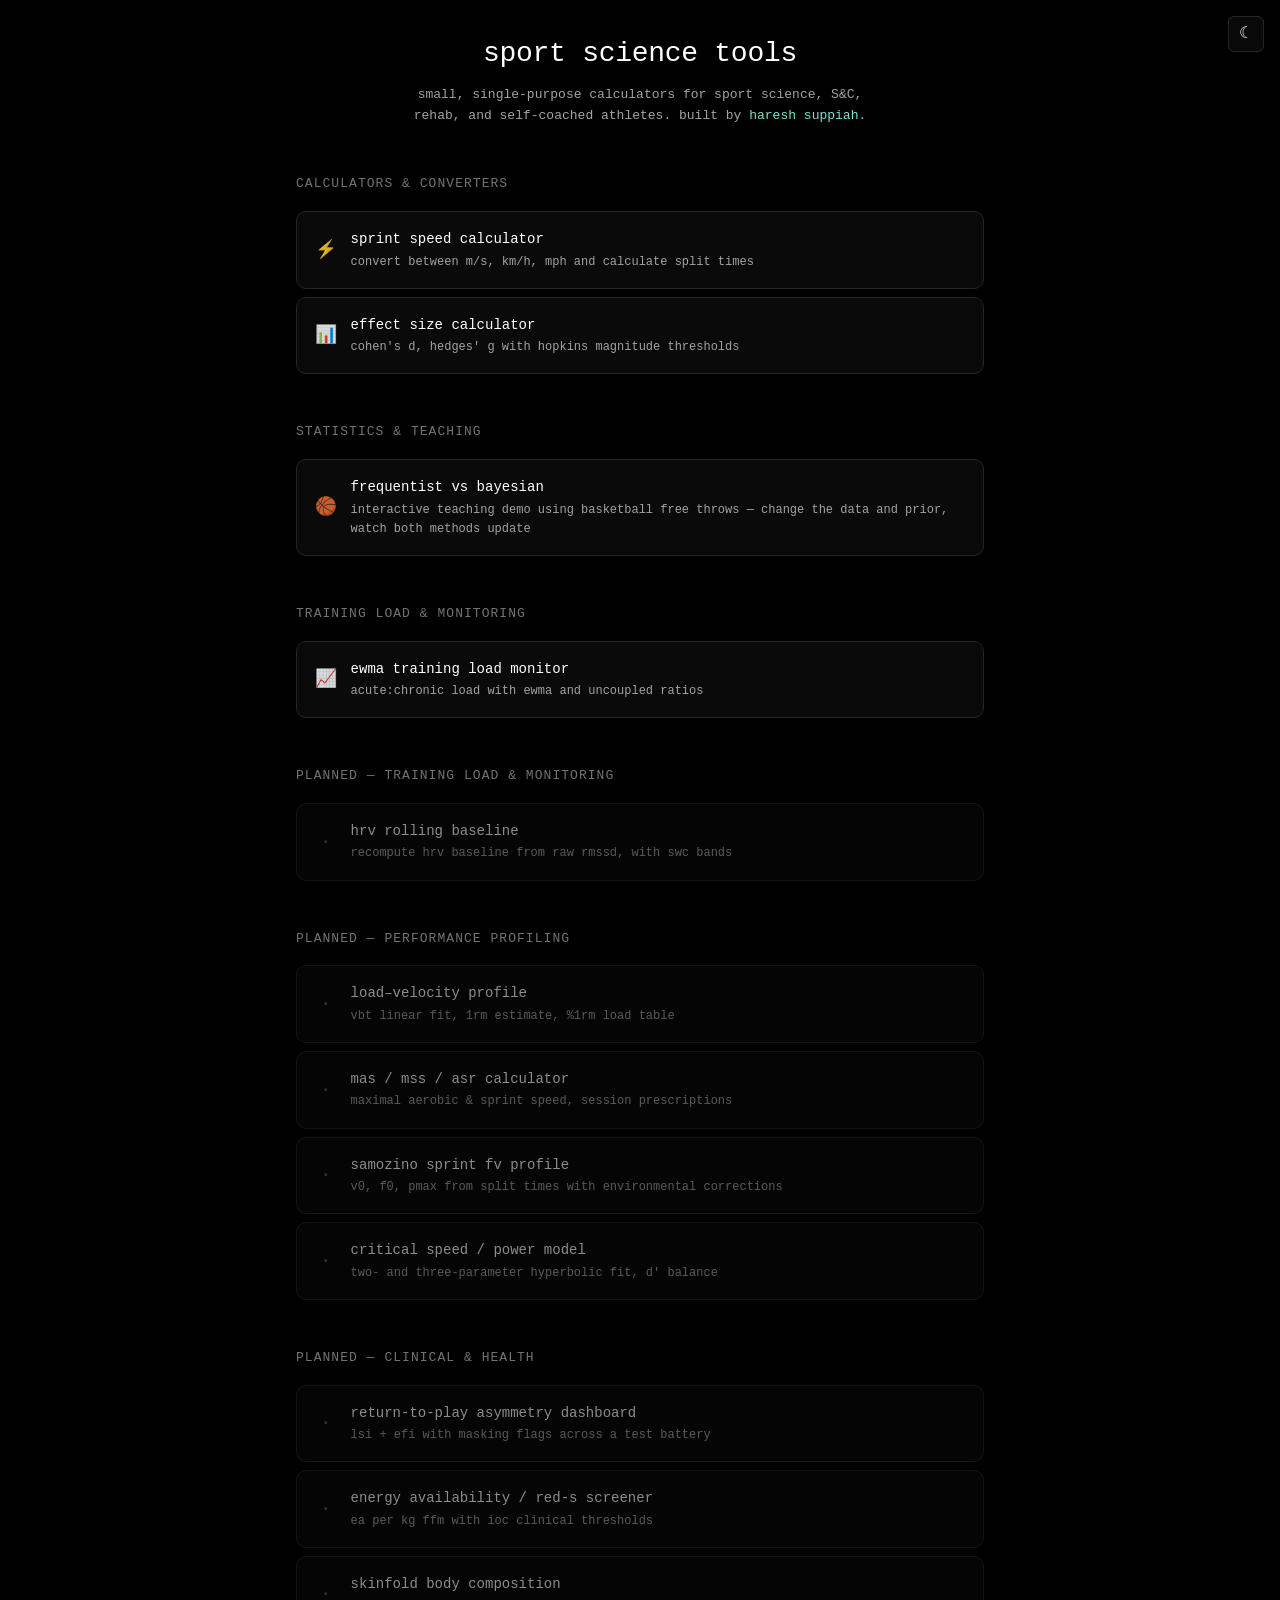
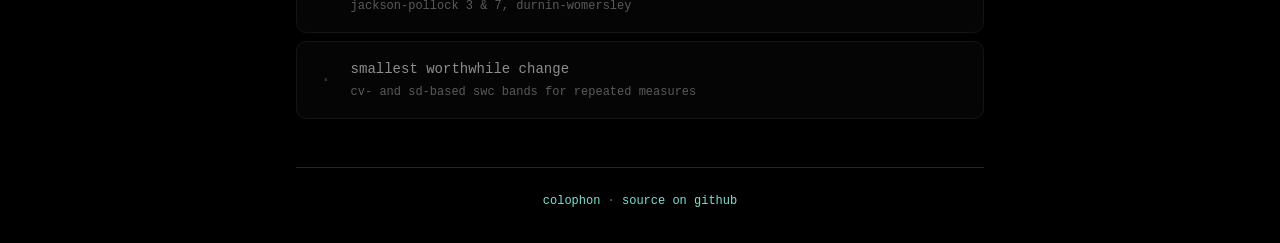
<file: index.html>
<!DOCTYPE html>
<html lang="en">
<head>
    <meta charset="UTF-8">
    <meta name="viewport" content="width=device-width, initial-scale=1.0">
    <title>sport science tools — haresh suppiah</title>
    <meta name="description" content="Small, single-purpose calculators for sport science, S&C, rehab, and self-coached athletes.">
    <meta property="og:title" content="sport science tools — haresh suppiah">
    <meta property="og:description" content="Small, single-purpose calculators for sport science, S&C, rehab, and self-coached athletes.">
    <meta property="og:url" content="https://hareshsuppiah.github.io/tools/">
    <meta property="og:type" content="website">
    <link rel="icon" href="data:image/svg+xml,<svg xmlns='http://www.w3.org/2000/svg' viewBox='0 0 100 100'><text y='.9em' font-size='90'>🔧</text></svg>">
    <link rel="stylesheet" href="assets/tools.css">
    <script src="assets/tools.js"></script>
</head>
<body>
    <div class="theme-toggle">
        <button class="theme-toggle__btn" data-theme-toggle aria-label="toggle theme">
            <span class="theme-toggle__icon" data-theme-icon>☾</span>
        </button>
    </div>

    <main class="tool-shell">
        <header class="landing-header">
            <h1 class="landing-header__title">sport science tools</h1>
            <p class="landing-header__tagline">small, single-purpose calculators for sport science, S&C, rehab, and self-coached athletes. built by <a href="https://hareshsuppiah.com">haresh suppiah</a>.</p>
        </header>

        <section class="category">
            <h2 class="category__title">calculators & converters</h2>
            <div class="tool-list">
                <a href="sprint-speed-calculator.html" class="tool-card">
                    <span class="tool-card__icon">⚡</span>
                    <div class="tool-card__content">
                        <div class="tool-card__title">sprint speed calculator</div>
                        <div class="tool-card__subtitle">convert between m/s, km/h, mph and calculate split times</div>
                    </div>
                </a>
                <a href="effect-size-calculator.html" class="tool-card">
                    <span class="tool-card__icon">📊</span>
                    <div class="tool-card__content">
                        <div class="tool-card__title">effect size calculator</div>
                        <div class="tool-card__subtitle">cohen's d, hedges' g with hopkins magnitude thresholds</div>
                    </div>
                </a>
            </div>
        </section>

        <section class="category">
            <h2 class="category__title">statistics & teaching</h2>
            <div class="tool-list">
                <a href="bayes-vs-frequentist.html" class="tool-card">
                    <span class="tool-card__icon">🏀</span>
                    <div class="tool-card__content">
                        <div class="tool-card__title">frequentist vs bayesian</div>
                        <div class="tool-card__subtitle">interactive teaching demo using basketball free throws — change the data and prior, watch both methods update</div>
                    </div>
                </a>
            </div>
        </section>

        <section class="category">
            <h2 class="category__title">training load & monitoring</h2>
            <div class="tool-list">
                <a href="ewma-load.html" class="tool-card">
                    <span class="tool-card__icon">📈</span>
                    <div class="tool-card__content">
                        <div class="tool-card__title">ewma training load monitor</div>
                        <div class="tool-card__subtitle">acute:chronic load with ewma and uncoupled ratios</div>
                    </div>
                </a>
            </div>
        </section>

        <section class="category">
            <h2 class="category__title">planned — training load & monitoring</h2>
            <div class="tool-list">
                <div class="tool-card tool-card--planned">
                    <span class="tool-card__icon">·</span>
                    <div class="tool-card__content">
                        <div class="tool-card__title">hrv rolling baseline</div>
                        <div class="tool-card__subtitle">recompute hrv baseline from raw rmssd, with swc bands</div>
                    </div>
                </div>
            </div>
        </section>

        <section class="category">
            <h2 class="category__title">planned — performance profiling</h2>
            <div class="tool-list">
                <div class="tool-card tool-card--planned">
                    <span class="tool-card__icon">·</span>
                    <div class="tool-card__content">
                        <div class="tool-card__title">load–velocity profile</div>
                        <div class="tool-card__subtitle">vbt linear fit, 1rm estimate, %1rm load table</div>
                    </div>
                </div>
                <div class="tool-card tool-card--planned">
                    <span class="tool-card__icon">·</span>
                    <div class="tool-card__content">
                        <div class="tool-card__title">mas / mss / asr calculator</div>
                        <div class="tool-card__subtitle">maximal aerobic & sprint speed, session prescriptions</div>
                    </div>
                </div>
                <div class="tool-card tool-card--planned">
                    <span class="tool-card__icon">·</span>
                    <div class="tool-card__content">
                        <div class="tool-card__title">samozino sprint fv profile</div>
                        <div class="tool-card__subtitle">v0, f0, pmax from split times with environmental corrections</div>
                    </div>
                </div>
                <div class="tool-card tool-card--planned">
                    <span class="tool-card__icon">·</span>
                    <div class="tool-card__content">
                        <div class="tool-card__title">critical speed / power model</div>
                        <div class="tool-card__subtitle">two- and three-parameter hyperbolic fit, d' balance</div>
                    </div>
                </div>
            </div>
        </section>

        <section class="category">
            <h2 class="category__title">planned — clinical & health</h2>
            <div class="tool-list">
                <div class="tool-card tool-card--planned">
                    <span class="tool-card__icon">·</span>
                    <div class="tool-card__content">
                        <div class="tool-card__title">return-to-play asymmetry dashboard</div>
                        <div class="tool-card__subtitle">lsi + efi with masking flags across a test battery</div>
                    </div>
                </div>
                <div class="tool-card tool-card--planned">
                    <span class="tool-card__icon">·</span>
                    <div class="tool-card__content">
                        <div class="tool-card__title">energy availability / red-s screener</div>
                        <div class="tool-card__subtitle">ea per kg ffm with ioc clinical thresholds</div>
                    </div>
                </div>
                <div class="tool-card tool-card--planned">
                    <span class="tool-card__icon">·</span>
                    <div class="tool-card__content">
                        <div class="tool-card__title">skinfold body composition</div>
                        <div class="tool-card__subtitle">jackson-pollock 3 & 7, durnin-womersley</div>
                    </div>
                </div>
                <div class="tool-card tool-card--planned">
                    <span class="tool-card__icon">·</span>
                    <div class="tool-card__content">
                        <div class="tool-card__title">smallest worthwhile change</div>
                        <div class="tool-card__subtitle">cv- and sd-based swc bands for repeated measures</div>
                    </div>
                </div>
            </div>
        </section>

        <footer class="tool-footer">
            <a href="colophon.html">colophon</a> · <a href="https://github.com/hareshsuppiah/tools">source on github</a>
        </footer>
    </main>
</body>
</html>
</file>
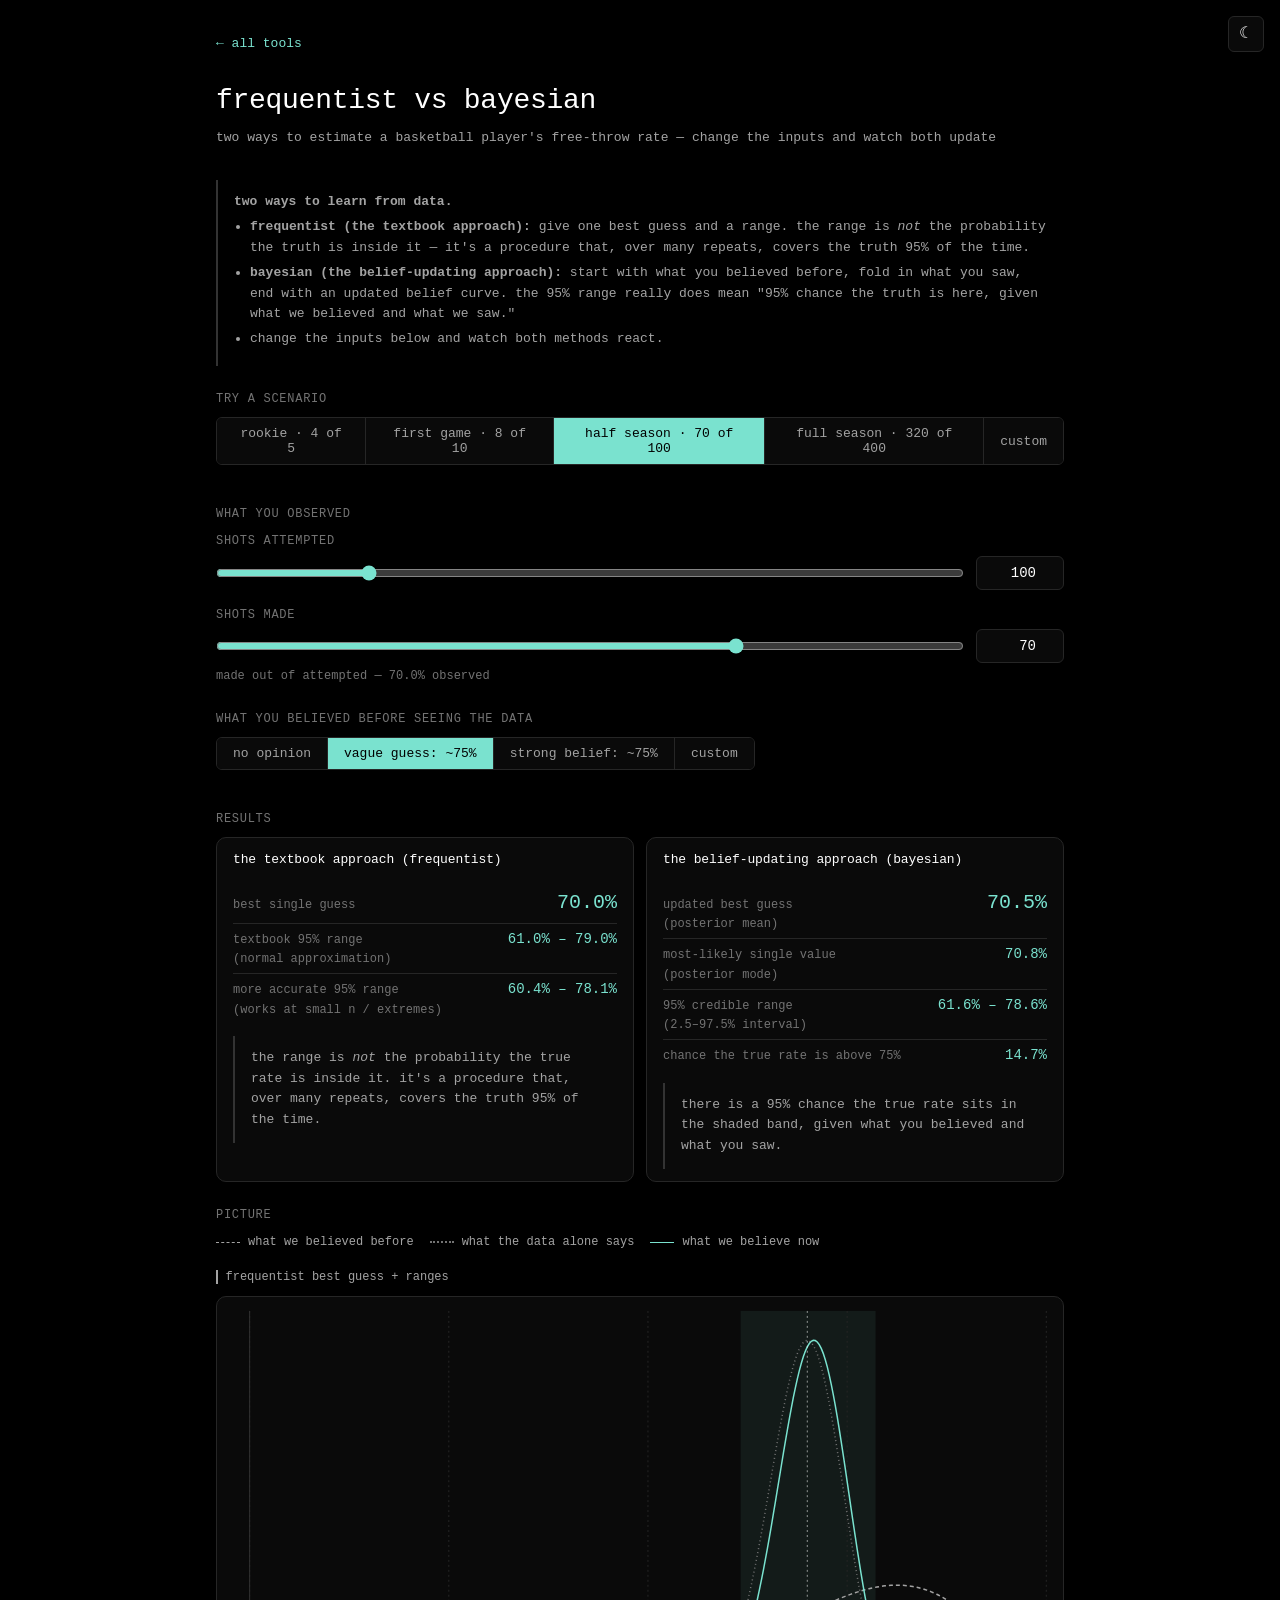
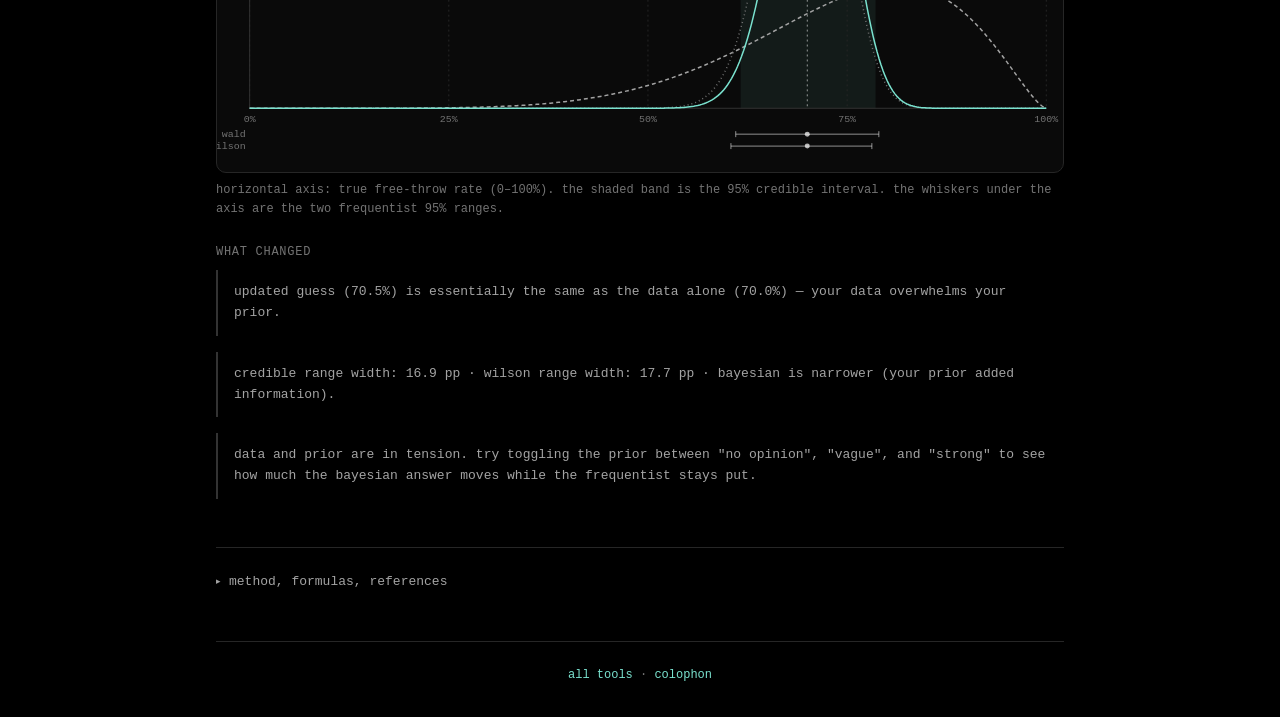
<file: bayes-vs-frequentist.html>
<!DOCTYPE html>
<html lang="en">
<head>
    <meta charset="UTF-8">
    <meta name="viewport" content="width=device-width, initial-scale=1.0">
    <title>frequentist vs bayesian — sport science tools</title>
    <meta name="description" content="Interactive demo: estimate a basketball player's free-throw rate two ways. Compare a single-best-guess approach to belief-updating with a prior.">
    <meta property="og:title" content="frequentist vs bayesian — sport science tools">
    <meta property="og:description" content="Interactive demo of the frequentist and bayesian approaches using basketball free throws.">
    <meta property="og:type" content="website">
    <link rel="icon" href="data:image/svg+xml,<svg xmlns='http://www.w3.org/2000/svg' viewBox='0 0 100 100'><text y='.9em' font-size='90'>🏀</text></svg>">
    <link rel="stylesheet" href="assets/tools.css">
    <script src="assets/tools.js"></script>
    <style>
      /* Tool-local styling. Only design-system tokens. */
      .primer { margin-bottom: var(--s-5); }
      .primer ul { padding-left: var(--s-4); margin: var(--s-1) 0; }
      .primer li { margin-bottom: var(--s-1); }

      .panel-title {
        font-size: var(--t-12);
        text-transform: uppercase;
        letter-spacing: 0.06em;
        color: var(--text-3);
        margin-bottom: var(--s-2);
      }

      .panel {
        margin-bottom: var(--s-5);
      }

      .slider-row {
        display: grid;
        grid-template-columns: 1fr auto;
        gap: var(--s-3);
        align-items: center;
      }
      .slider-row input[type="range"] {
        width: 100%;
        accent-color: var(--accent);
      }
      .slider-row .field {
        width: 5.5rem;
        text-align: right;
        font-variant-numeric: tabular-nums;
      }

      .legend {
        display: flex;
        flex-wrap: wrap;
        gap: var(--s-4);
        font-size: var(--t-12);
        color: var(--text-2);
        margin-bottom: var(--s-2);
      }
      .legend__swatch {
        display: inline-block;
        width: 24px;
        height: 0;
        border-top: 1.5px solid var(--text-2);
        margin-right: var(--s-2);
        vertical-align: middle;
      }
      .legend__swatch--prior     { border-top-style: dashed; border-top-color: var(--text-2); }
      .legend__swatch--likelihood{ border-top-style: dotted; border-top-color: var(--text-3); border-top-width: 2px; }
      .legend__swatch--posterior { border-top-style: solid;  border-top-color: var(--accent); }
      .legend__swatch--freq      { border-top: none; width: 1.5px; height: 14px; background: var(--text-2); margin-right: var(--s-2); display: inline-block; vertical-align: middle; }

      .prior-custom[hidden] { display: none; }
      .prior-custom { margin-top: var(--s-3); }

      .results-pair {
        display: grid;
        grid-template-columns: 1fr 1fr;
        gap: var(--s-3);
      }
      @media (max-width: 720px) {
        .results-pair { grid-template-columns: 1fr; }
      }

      .result-card h3 {
        font-size: var(--t-13);
        font-weight: 500;
        color: var(--text);
        margin-bottom: var(--s-3);
      }
      .result-card .row {
        display: flex;
        justify-content: space-between;
        align-items: baseline;
        gap: var(--s-3);
        padding: var(--s-1) 0;
      }
      .result-card .row + .row { border-top: 1px solid var(--border); }
      .result-card .row__label {
        font-size: var(--t-12);
        color: var(--text-3);
        flex: 1;
      }
      .result-card .row__value {
        font-size: var(--t-14);
        color: var(--accent);
        font-variant-numeric: tabular-nums;
        white-space: nowrap;
      }
      .result-card .row__value--big {
        font-size: var(--t-20);
        font-weight: 500;
      }
    </style>
</head>
<body>
    <div class="theme-toggle">
        <button class="theme-toggle__btn" data-theme-toggle aria-label="toggle theme">
            <span class="theme-toggle__icon" data-theme-icon>☾</span>
        </button>
    </div>

    <main class="tool-shell tool-shell--wide">
        <header class="tool-header">
            <a href="./" class="tool-header__back">← all tools</a>
            <h1>frequentist vs bayesian</h1>
            <p class="tool-header__subtitle">two ways to estimate a basketball player's free-throw rate — change the inputs and watch both update</p>
        </header>

        <!-- 60-SECOND PRIMER ---------------------------------------- -->
        <section class="tool-section primer">
            <div class="callout">
                <strong>two ways to learn from data.</strong>
                <ul>
                    <li><strong>frequentist (the textbook approach):</strong> give one best guess and a range. the range is <em>not</em> the probability the truth is inside it — it's a procedure that, over many repeats, covers the truth 95% of the time.</li>
                    <li><strong>bayesian (the belief-updating approach):</strong> start with what you believed before, fold in what you saw, end with an updated belief curve. the 95% range really does mean "95% chance the truth is here, given what we believed and what we saw."</li>
                    <li>change the inputs below and watch both methods react.</li>
                </ul>
            </div>
        </section>

        <!-- SECTIONS -------------------------------------------------- -->
        <!-- SCENARIO PRESETS ---------------------------------------- -->
        <section class="tool-section panel" id="scenario-panel">
            <h2 class="panel-title">try a scenario</h2>
            <div class="segmented" role="tablist" id="scenario">
                <button class="segmented__btn" data-scenario="rookie"   aria-pressed="false">rookie · 4 of 5</button>
                <button class="segmented__btn" data-scenario="game"     aria-pressed="false">first game · 8 of 10</button>
                <button class="segmented__btn" data-scenario="halfseason" aria-pressed="true">half season · 70 of 100</button>
                <button class="segmented__btn" data-scenario="fullseason" aria-pressed="false">full season · 320 of 400</button>
                <button class="segmented__btn" data-scenario="custom"   aria-pressed="false">custom</button>
            </div>
        </section>

        <!-- OBSERVED DATA INPUTS ------------------------------------ -->
        <section class="tool-section panel" id="observed-panel">
            <h2 class="panel-title">what you observed</h2>
            <div class="input-row">
                <label class="input-row__label" for="n-num">shots attempted</label>
                <div class="slider-row">
                    <input type="range" id="n-range" min="1" max="500" step="1" value="100">
                    <input type="number" id="n-num" class="field" min="1" max="500" step="1" value="100" inputmode="numeric">
                </div>
            </div>
            <div class="input-row">
                <label class="input-row__label" for="k-num">shots made</label>
                <div class="slider-row">
                    <input type="range" id="k-range" min="0" max="500" step="1" value="70">
                    <input type="number" id="k-num" class="field" min="0" max="500" step="1" value="70" inputmode="numeric">
                </div>
                <p class="input-row__helper" id="k-helper">made out of attempted — 70.0% observed</p>
            </div>
        </section>

        <!-- PRIOR INPUTS -------------------------------------------- -->
        <section class="tool-section panel" id="prior-panel">
            <h2 class="panel-title">what you believed before seeing the data</h2>
            <div class="segmented" role="tablist" id="prior-preset">
                <button class="segmented__btn" data-prior="none"   aria-pressed="false">no opinion</button>
                <button class="segmented__btn" data-prior="weak"   aria-pressed="true">vague guess: ~75%</button>
                <button class="segmented__btn" data-prior="strong" aria-pressed="false">strong belief: ~75%</button>
                <button class="segmented__btn" data-prior="custom" aria-pressed="false">custom</button>
            </div>

            <div class="prior-custom" id="prior-custom" hidden>
                <div class="input-row">
                    <label class="input-row__label" for="mu-num">your guess at the true rate</label>
                    <div class="slider-row">
                        <input type="range" id="mu-range" min="1" max="99" step="1" value="75">
                        <input type="number" id="mu-num" class="field" min="1" max="99" step="1" value="75" inputmode="numeric">
                    </div>
                    <p class="input-row__helper">percent (1–99)</p>
                </div>
                <div class="input-row">
                    <label class="input-row__label" for="kappa-num">how confident, in equivalent shots seen</label>
                    <div class="slider-row">
                        <input type="range" id="kappa-range" min="2" max="200" step="1" value="10">
                        <input type="number" id="kappa-num" class="field" min="2" max="200" step="1" value="10" inputmode="numeric">
                    </div>
                    <p class="input-row__helper">2 = barely any opinion · 200 = very confident</p>
                </div>
            </div>
        </section>
        <!-- RESULTS -------------------------------------------------- -->
        <section class="tool-section panel" id="results-panel">
            <h2 class="panel-title">results</h2>
            <div class="results-pair">
                <div class="result-card">
                    <h3>the textbook approach (frequentist)</h3>
                    <div class="row">
                        <span class="row__label">best single guess</span>
                        <span class="row__value row__value--big" id="freq-mean">—</span>
                    </div>
                    <div class="row">
                        <span class="row__label">textbook 95% range<br><span class="text-3">(normal approximation)</span></span>
                        <span class="row__value" id="freq-wald">—</span>
                    </div>
                    <div class="row">
                        <span class="row__label">more accurate 95% range<br><span class="text-3">(works at small n / extremes)</span></span>
                        <span class="row__value" id="freq-wilson">—</span>
                    </div>
                    <p class="callout" style="margin-top:var(--s-3);margin-bottom:0;">
                        the range is <em>not</em> the probability the true rate is inside it. it's a procedure that, over many repeats, covers the truth 95% of the time.
                    </p>
                </div>

                <div class="result-card">
                    <h3>the belief-updating approach (bayesian)</h3>
                    <div class="row">
                        <span class="row__label">updated best guess<br><span class="text-3">(posterior mean)</span></span>
                        <span class="row__value row__value--big" id="bay-mean">—</span>
                    </div>
                    <div class="row">
                        <span class="row__label">most-likely single value<br><span class="text-3">(posterior mode)</span></span>
                        <span class="row__value" id="bay-mode">—</span>
                    </div>
                    <div class="row">
                        <span class="row__label">95% credible range<br><span class="text-3">(2.5–97.5% interval)</span></span>
                        <span class="row__value" id="bay-ci">—</span>
                    </div>
                    <div class="row">
                        <span class="row__label">chance the true rate is above 75%</span>
                        <span class="row__value" id="bay-tail">—</span>
                    </div>
                    <p class="callout" style="margin-top:var(--s-3);margin-bottom:0;">
                        there is a 95% chance the true rate sits in the shaded band, given what you believed and what you saw.
                    </p>
                </div>
            </div>
        </section>

        <!-- CHART ---------------------------------------------------- -->
        <section class="tool-section panel" id="chart-panel">
            <h2 class="panel-title">picture</h2>
            <div class="legend" aria-hidden="true">
                <span><span class="legend__swatch legend__swatch--prior"></span>what we believed before</span>
                <span><span class="legend__swatch legend__swatch--likelihood"></span>what the data alone says</span>
                <span><span class="legend__swatch legend__swatch--posterior"></span>what we believe now</span>
                <span><span class="legend__swatch legend__swatch--freq"></span>frequentist best guess + ranges</span>
            </div>
            <div class="chart" id="chart"></div>
            <p class="input-row__helper" style="margin-top:var(--s-2);">
                horizontal axis: true free-throw rate (0–100%). the shaded band is the 95% credible interval. the whiskers under the axis are the two frequentist 95% ranges.
            </p>
        </section>
        <!-- WHAT CHANGED -------------------------------------------- -->
        <section class="tool-section panel" id="changed-panel">
            <h2 class="panel-title">what changed</h2>
            <p class="callout" id="note-pull">—</p>
            <p class="callout" id="note-width">—</p>
            <p class="callout" id="note-agree">—</p>
        </section>

        <!-- METHOD --------------------------------------------------- -->
        <details class="method" id="method-panel">
            <summary class="method__summary">method, formulas, references</summary>
            <div class="method__body">
                <p>The free-throw count is treated as a binomial outcome: <code>k</code> makes out of <code>n</code> attempts, with unknown success rate <code>p</code>. Both methods estimate <code>p</code>, but with different philosophies.</p>

                <p><strong>Frequentist.</strong> Best single guess is the sample proportion. Two 95% confidence intervals are shown:</p>
                <pre>p̂ = k / n

Wald  (textbook normal approx.):
  p̂ ± 1.96 · √( p̂ (1 − p̂) / n )

Wilson (small-n / extreme-rate safe):
  ( p̂ + z²/2n  ±  z · √( p̂(1−p̂)/n + z²/4n² ) ) / ( 1 + z²/n )</pre>
                <p>Wald is the formula in most introductory textbooks. It misbehaves at small <code>n</code> or when <code>p̂</code> is near 0 or 1, sometimes producing endpoints outside [0, 1]. Wilson stays inside [0, 1] and has better coverage. Both are intervals on the procedure, not probability statements about <code>p</code>.</p>

                <p><strong>Bayesian.</strong> A Beta prior on <code>p</code> is conjugate to the binomial likelihood, so the posterior is also a Beta distribution with simple updates:</p>
                <pre>prior:        p ~ Beta(α₀, β₀)
likelihood:   k ~ Binomial(n, p)
posterior:    p | data ~ Beta(α₀ + k,  β₀ + n − k)

posterior mean = (α₀ + k) / (α₀ + β₀ + n)
posterior mode = (α − 1) / (α + β − 2),  when α, β > 1
95% credible interval = 2.5% and 97.5% quantiles of the posterior</pre>
                <p>The presets parameterise the prior as a mean <code>μ₀</code> and a "strength" <code>κ₀</code> (interpretable as equivalent shots already seen): <code>α₀ = μ₀·κ₀</code>, <code>β₀ = (1 − μ₀)·κ₀</code>. Uninformative is <code>Beta(1, 1)</code> (uniform on [0, 1]). The "vague" preset is <code>μ₀ = 0.75</code>, <code>κ₀ = 10</code>; the "strong" preset is <code>μ₀ = 0.75</code>, <code>κ₀ = 80</code>.</p>

                <p>Posterior densities and quantiles are computed numerically on a 401-point grid in [0, 1] (no gamma function needed). The likelihood curve in the chart is rescaled to share the posterior's peak height — this is a visual aid to compare shapes; the y-axis has no meaningful units.</p>

                <p><strong>References.</strong></p>
                <ul>
                    <li>Gelman, Carlin, Stern, Dunson, Vehtari, Rubin. <em>Bayesian Data Analysis</em> (3rd ed.), 2013 — Beta-Binomial conjugacy, credible intervals.</li>
                    <li>Brown, Cai &amp; DasGupta (2001). "Interval Estimation for a Binomial Proportion." <em>Statistical Science</em> 16(2): 101–133 — why Wald fails and Wilson is preferred.</li>
                    <li>Wilson, E. B. (1927). "Probable Inference, the Law of Succession, and Statistical Inference." <em>JASA</em> 22(158): 209–212.</li>
                </ul>
            </div>
        </details>

        <footer class="tool-footer">
            <a href="./">all tools</a> · <a href="colophon.html">colophon</a>
        </footer>
    </main>

    <script>
    (function () {
      'use strict';

      /* ---------- math ------------------------------------------- */
      var GRID_N = 401;
      var GRID = (function () {
        var xs = new Array(GRID_N);
        for (var i = 0; i < GRID_N; i++) xs[i] = i / (GRID_N - 1);
        return xs;
      })();

      function betaPdfGrid(a, b) {
        // Unnormalised log-density on the grid, then exponentiate
        // relative to the max to avoid overflow, then normalise.
        // Endpoints are evaluated slightly inside [0, 1] so that the
        // integrable singularity for shape params < 1 (reachable via
        // extreme custom priors, e.g. Beta(0.02, 1.98)) shows up as a
        // large finite value rather than being dropped to zero.
        var xs = GRID, n = xs.length;
        var edgeEps = (n > 1) ? 0.5 * (xs[1] - xs[0]) : 1e-6;
        var logp = new Array(n);
        var lmax = -Infinity;
        for (var i = 0; i < n; i++) {
          var x = xs[i];
          if (x <= 0) x = edgeEps;
          else if (x >= 1) x = 1 - edgeEps;
          var v = (a - 1) * Math.log(x) + (b - 1) * Math.log(1 - x);
          logp[i] = v;
          if (isFinite(v) && v > lmax) lmax = v;
        }
        var pdf = new Array(n);
        var area = 0;
        for (var j = 0; j < n; j++) {
          var p = isFinite(logp[j]) ? Math.exp(logp[j] - lmax) : 0;
          pdf[j] = p;
        }
        for (var k = 1; k < n; k++) {
          area += 0.5 * (pdf[k] + pdf[k - 1]) * (xs[k] - xs[k - 1]);
        }
        if (area > 0) for (var m = 0; m < n; m++) pdf[m] /= area;
        return pdf;
      }

      function cumTrapz(pdf) {
        var xs = GRID, n = xs.length;
        var c = new Array(n);
        c[0] = 0;
        for (var i = 1; i < n; i++) {
          c[i] = c[i - 1] + 0.5 * (pdf[i] + pdf[i - 1]) * (xs[i] - xs[i - 1]);
        }
        return c;
      }

      function quantile(cdf, q) {
        var xs = GRID, n = xs.length;
        if (q <= cdf[0]) return xs[0];
        if (q >= cdf[n - 1]) return xs[n - 1];
        for (var i = 1; i < n; i++) {
          if (cdf[i] >= q) {
            var d = cdf[i] - cdf[i - 1];
            var t = d > 0 ? (q - cdf[i - 1]) / d : 0;
            return xs[i - 1] + t * (xs[i] - xs[i - 1]);
          }
        }
        return xs[n - 1];
      }

      function tailProb(cdf, threshold) {
        // P(p > threshold) using cdf[end] = 1 (after normalisation).
        var xs = GRID, n = xs.length;
        if (threshold <= xs[0]) return 1;
        if (threshold >= xs[n - 1]) return 0;
        for (var i = 1; i < n; i++) {
          if (xs[i] >= threshold) {
            var d = xs[i] - xs[i - 1];
            var t = d > 0 ? (threshold - xs[i - 1]) / d : 0;
            var cAtT = cdf[i - 1] + t * (cdf[i] - cdf[i - 1]);
            return Math.max(0, Math.min(1, 1 - cAtT));
          }
        }
        return 0;
      }

      function wald(k, n) {
        if (n <= 0) return [NaN, NaN];
        var p = k / n;
        var se = Math.sqrt(p * (1 - p) / n);
        return [p - 1.96 * se, p + 1.96 * se];
      }

      function wilson(k, n) {
        if (n <= 0) return [NaN, NaN];
        var z = 1.96, z2 = z * z;
        var p = k / n;
        var denom = 1 + z2 / n;
        var centre = (p + z2 / (2 * n)) / denom;
        var half = (z * Math.sqrt(p * (1 - p) / n + z2 / (4 * n * n))) / denom;
        return [centre - half, centre + half];
      }

      function posteriorMode(a, b) {
        if (a > 1 && b > 1) return (a - 1) / (a + b - 2);
        if (a <= 1 && b > 1) return 0;
        if (a > 1 && b <= 1) return 1;
        return NaN; // bimodal/uniform — undefined
      }

      function likelihoodGridScaled(k, n, peakTarget) {
        // Same endpoint-eps trick as betaPdfGrid. The likelihood is
        // p^k * (1-p)^(n-k), which only sits at zero exponent when
        // k = 0 or k = n; in those cases the offset evaluation gives
        // ~1 at the relevant edge, which is the right limit anyway.
        var xs = GRID, m = xs.length;
        var edgeEps = (m > 1) ? 0.5 * (xs[1] - xs[0]) : 1e-6;
        var logp = new Array(m), lmax = -Infinity;
        for (var i = 0; i < m; i++) {
          var x = xs[i];
          if (x <= 0) x = edgeEps;
          else if (x >= 1) x = 1 - edgeEps;
          var v = k * Math.log(x) + (n - k) * Math.log(1 - x);
          logp[i] = v;
          if (isFinite(v) && v > lmax) lmax = v;
        }
        var out = new Array(m), peak = 0;
        for (var j = 0; j < m; j++) {
          var p = isFinite(logp[j]) ? Math.exp(logp[j] - lmax) : 0;
          out[j] = p;
          if (p > peak) peak = p;
        }
        var scale = (peak > 0 && peakTarget > 0) ? (peakTarget / peak) : 1;
        for (var t = 0; t < m; t++) out[t] *= scale;
        return out;
      }

      function maxOf(arr) { var m = 0; for (var i = 0; i < arr.length; i++) if (arr[i] > m) m = arr[i]; return m; }

      /* ---------- state ------------------------------------------ */
      var SCENARIOS = {
        rookie:     { n: 5,   k: 4,   prior: 'weak'   },
        game:       { n: 10,  k: 8,   prior: 'weak'   },
        halfseason: { n: 100, k: 70,  prior: 'weak'   },
        fullseason: { n: 400, k: 320, prior: 'weak'   }
      };
      var PRIOR_PRESETS = {
        none:   { mu: 50, kappa: 2   },  // Beta(1,1)
        weak:   { mu: 75, kappa: 10  },
        strong: { mu: 75, kappa: 80  }
      };

      var state = {
        n: 100, k: 70,
        priorMode: 'weak',
        mu: 75, kappa: 10
      };

      /* ---------- DOM helpers ------------------------------------ */
      var $ = function (id) { return document.getElementById(id); };
      function pressGroup(group, value, attr) {
        group.querySelectorAll('[' + attr + ']').forEach(function (b) {
          b.setAttribute('aria-pressed', String(b.getAttribute(attr) === value));
        });
      }
      function pctStr(p, digits) { return Tools.fmt.pct(p, digits == null ? 1 : digits); }
      function rangeStr(lo, hi) {
        return pctStr(Math.max(0, Math.min(1, lo))) + ' – ' + pctStr(Math.max(0, Math.min(1, hi)))
          + ((lo < 0 || hi > 1) ? '  (raw: ' + pctStr(lo) + ' – ' + pctStr(hi) + ')' : '');
      }

      /* ---------- chart ------------------------------------------ */
      var SVG_NS = 'http://www.w3.org/2000/svg';
      function el(tag, attrs) {
        var e = document.createElementNS(SVG_NS, tag);
        if (attrs) for (var k in attrs) e.setAttribute(k, attrs[k]);
        return e;
      }

      function drawChart(post, prior, like, ciLo, ciHi, freqMean, wci, wlci) {
        var c = $('chart');
        var rect = c.getBoundingClientRect();
        var W = Math.max(320, rect.width || 720);
        var H = Math.max(200, rect.height || Math.round(W * 9 / 16));
        var pad = { l: 32, r: 16, t: 14, b: 64 }; // extra bottom for whiskers

        var svg = el('svg', { viewBox: '0 0 ' + W + ' ' + H, preserveAspectRatio: 'xMidYMid meet' });

        var yMax = Math.max(maxOf(post), maxOf(prior), maxOf(like)) * 1.08 || 1;
        var sx = function (x) { return pad.l + x * (W - pad.l - pad.r); };
        var sy = function (y) { return (H - pad.b) - (y / yMax) * (H - pad.b - pad.t); };

        // credible interval band (vertical strip)
        if (isFinite(ciLo) && isFinite(ciHi)) {
          svg.appendChild(el('rect', {
            x: sx(ciLo), y: pad.t,
            width: Math.max(0, sx(ciHi) - sx(ciLo)),
            height: (H - pad.b) - pad.t,
            'class': 'chart-band'
          }));
        }

        // x gridlines + ticks at 0, 0.25, 0.5, 0.75, 1
        var xticks = [0, 0.25, 0.5, 0.75, 1];
        xticks.forEach(function (t) {
          var x = sx(t);
          svg.appendChild(el('line', { x1: x, x2: x, y1: pad.t, y2: H - pad.b, 'class': 'chart-grid' }));
          var lbl = el('text', { x: x, y: H - pad.b + 14, 'text-anchor': 'middle', 'class': 'chart-label' });
          lbl.textContent = (t * 100).toFixed(0) + '%';
          svg.appendChild(lbl);
        });

        // axes
        svg.appendChild(el('line', { x1: pad.l, x2: pad.l,        y1: pad.t,     y2: H - pad.b, 'class': 'chart-axis' }));
        svg.appendChild(el('line', { x1: pad.l, x2: W - pad.r,    y1: H - pad.b, y2: H - pad.b, 'class': 'chart-axis' }));

        // path builder
        function pathFor(arr) {
          var d = '';
          for (var i = 0; i < arr.length; i++) {
            d += (i === 0 ? 'M' : 'L') + sx(GRID[i]) + ' ' + sy(arr[i]);
          }
          return d;
        }

        // prior (dashed, text-2)
        svg.appendChild(el('path', { d: pathFor(prior),     'class': 'chart-series chart-series--secondary' }));
        // likelihood (dotted, text-3)
        svg.appendChild(el('path', { d: pathFor(like),      'class': 'chart-series chart-series--tertiary' }));
        // posterior (solid accent)
        svg.appendChild(el('path', { d: pathFor(post),      'class': 'chart-series' }));

        // frequentist best-guess vertical mark
        if (isFinite(freqMean)) {
          var fx = sx(Math.max(0, Math.min(1, freqMean)));
          svg.appendChild(el('line', {
            x1: fx, x2: fx, y1: pad.t, y2: H - pad.b,
            stroke: 'currentColor', 'stroke-width': '1', 'stroke-dasharray': '2 3', opacity: '0.55'
          }));
        }

        // frequentist whiskers below x-axis
        function whisker(yOffset, lo, hi, label) {
          var y = H - pad.b + 26 + yOffset;
          var clo = Math.max(0, lo), chi = Math.min(1, hi);
          // raw line (may extend beyond axis range — clipped to viewport)
          svg.appendChild(el('line', {
            x1: sx(Math.max(-0.05, lo)), x2: sx(Math.min(1.05, hi)),
            y1: y, y2: y,
            stroke: 'currentColor', 'stroke-width': '1', opacity: '0.55'
          }));
          // end caps
          [clo, chi].forEach(function (xv) {
            svg.appendChild(el('line', {
              x1: sx(xv), x2: sx(xv), y1: y - 3, y2: y + 3,
              stroke: 'currentColor', 'stroke-width': '1', opacity: '0.55'
            }));
          });
          // best-guess dot
          if (isFinite(freqMean)) {
            svg.appendChild(el('circle', { cx: sx(freqMean), cy: y, r: 2.5, fill: 'currentColor', opacity: '0.7' }));
          }
          var t = el('text', { x: pad.l - 4, y: y + 3, 'text-anchor': 'end', 'class': 'chart-label' });
          t.textContent = label;
          svg.appendChild(t);
        }
        if (wci  && isFinite(wci[0]))  whisker(0,  wci[0],  wci[1],  'wald');
        if (wlci && isFinite(wlci[0])) whisker(12, wlci[0], wlci[1], 'wilson');

        c.innerHTML = '';
        c.appendChild(svg);
      }

      /* ---------- recompute -------------------------------------- */
      function recompute() {
        var n = state.n, k = Math.min(state.k, n);
        var mu = state.mu / 100, kappa = state.kappa;
        var a0 = mu * kappa, b0 = (1 - mu) * kappa;
        // For "no opinion" we want exactly Beta(1,1).
        if (state.priorMode === 'none') { a0 = 1; b0 = 1; }
        var a1 = a0 + k, b1 = b0 + (n - k);

        // frequentist
        var pHat = n > 0 ? k / n : NaN;
        var w  = wald(k, n);
        var wl = wilson(k, n);
        $('freq-mean').textContent  = isFinite(pHat) ? pctStr(pHat) : '—';
        $('freq-wald').textContent   = rangeStr(w[0], w[1]);
        $('freq-wilson').textContent = rangeStr(wl[0], wl[1]);

        // bayesian
        var post  = betaPdfGrid(a1, b1);
        var prior = betaPdfGrid(a0, b0);
        var cdf   = cumTrapz(post);
        var lo    = quantile(cdf, 0.025);
        var hi    = quantile(cdf, 0.975);
        var pmean = a1 / (a1 + b1);
        var pmode = posteriorMode(a1, b1);
        var pTail = tailProb(cdf, 0.75);
        $('bay-mean').textContent = pctStr(pmean);
        $('bay-mode').textContent = isFinite(pmode) ? pctStr(pmode) : 'undefined';
        $('bay-ci').textContent   = pctStr(lo) + ' – ' + pctStr(hi);
        $('bay-tail').textContent = pctStr(pTail);

        // likelihood scaled to posterior peak
        var like = likelihoodGridScaled(k, n, maxOf(post));

        // chart
        drawChart(post, prior, like, lo, hi, pHat, w, wl);

        // helpers / "what changed"
        $('k-helper').textContent = (n > 0)
          ? 'made out of attempted — ' + (k / n * 100).toFixed(1) + '% observed'
          : 'set attempts above 0';

        var pull = pmean - pHat;
        var pullStr;
        if (state.priorMode === 'none') {
          pullStr = 'with the "no opinion" prior, the bayesian best guess matches the frequentist (' + pctStr(pmean) + ').';
        } else if (Math.abs(pull) < 0.005) {
          pullStr = 'updated guess (' + pctStr(pmean) + ') is essentially the same as the data alone (' + pctStr(pHat) + ') — your data overwhelms your prior.';
        } else if (pull > 0) {
          pullStr = 'updated guess (' + pctStr(pmean) + ') is pulled UP from the data (' + pctStr(pHat) + ') toward your prior of ' + state.mu + '%. with this much data, the prior still matters.';
        } else {
          pullStr = 'updated guess (' + pctStr(pmean) + ') is pulled DOWN from the data (' + pctStr(pHat) + ') toward your prior of ' + state.mu + '%. with this much data, the prior still matters.';
        }
        $('note-pull').textContent = pullStr;

        var bayWidth = hi - lo;
        var wilWidth = (isFinite(wl[1]) && isFinite(wl[0])) ? (wl[1] - wl[0]) : NaN;
        var widthStr;
        if (!isFinite(wilWidth)) {
          widthStr = '95% credible range width: ' + (bayWidth * 100).toFixed(1) + ' percentage points.';
        } else {
          var diff = (bayWidth - wilWidth) * 100;
          widthStr = 'credible range width: ' + (bayWidth * 100).toFixed(1)
            + ' pp · wilson range width: ' + (wilWidth * 100).toFixed(1)
            + ' pp · ' + (Math.abs(diff) < 0.2 ? 'about the same.' : (diff < 0 ? 'bayesian is narrower (your prior added information).' : 'bayesian is wider (the prior is uncertain too).'));
        }
        $('note-width').textContent = widthStr;

        var waldOut = (w[0] < 0 || w[1] > 1);
        if (waldOut) {
          $('note-agree').textContent = 'the textbook (wald) range goes outside 0–100% — meaningless for a rate. this is exactly when the textbook formula fails and a method like wilson, or the bayesian credible interval, is needed.';
        } else if (n >= 200 && state.priorMode !== 'strong') {
          $('note-agree').textContent = 'with this much data and a not-too-strong prior, both methods agree closely. the philosophical difference matters most when data is scarce.';
        } else if (n <= 10) {
          $('note-agree').textContent = 'with very few attempts, the prior pulls the bayesian answer toward your starting belief, while the frequentist answer just follows the small sample. small-n is where the two methods most visibly differ.';
        } else {
          $('note-agree').textContent = 'data and prior are in tension. try toggling the prior between "no opinion", "vague", and "strong" to see how much the bayesian answer moves while the frequentist stays put.';
        }
      }

      /* ---------- wiring ----------------------------------------- */
      function syncPair(rangeId, numId, onChange) {
        var r = $(rangeId), n = $(numId);
        function fromR() { n.value = r.value; onChange(+r.value); }
        function fromN() {
          var v = +n.value;
          if (!isFinite(v)) return;
          v = Math.max(+n.min, Math.min(+n.max, v));
          r.value = String(v);
          n.value = String(v);
          onChange(v);
        }
        r.addEventListener('input', fromR);
        n.addEventListener('input', fromN);
        n.addEventListener('change', fromN);
      }

      function setN(v) {
        state.n = v;
        // clamp k slider/value to <= n
        var kr = $('k-range'), kn = $('k-num');
        kr.max = String(v); kn.max = String(v);
        if (state.k > v) { state.k = v; kr.value = String(v); kn.value = String(v); }
        markCustomScenario();
        recompute();
      }
      function setK(v) {
        var n = state.n;
        if (v > n) v = n;
        state.k = v;
        $('k-range').value = String(v); $('k-num').value = String(v);
        markCustomScenario();
        recompute();
      }
      function setMu(v)    { state.mu = v;    markCustomPrior(); markCustomScenario(); recompute(); }
      function setKappa(v) { state.kappa = v; markCustomPrior(); markCustomScenario(); recompute(); }

      function markCustomScenario() {
        // any manual edit moves us to "custom" scenario
        pressGroup($('scenario'), 'custom', 'data-scenario');
      }
      function markCustomPrior() {
        // sliders are visible only for custom — already pressed; nothing to do
      }

      function applyPrior(mode) {
        state.priorMode = mode;
        pressGroup($('prior-preset'), mode, 'data-prior');
        var custom = $('prior-custom');
        if (mode === 'custom') {
          custom.hidden = false;
        } else {
          custom.hidden = true;
          var p = PRIOR_PRESETS[mode];
          if (p) {
            state.mu = p.mu; state.kappa = p.kappa;
            $('mu-range').value = String(p.mu);  $('mu-num').value = String(p.mu);
            $('kappa-range').value = String(p.kappa); $('kappa-num').value = String(p.kappa);
          }
        }
      }

      function applyScenario(name) {
        var s = SCENARIOS[name];
        if (!s) {
          pressGroup($('scenario'), 'custom', 'data-scenario');
          return;
        }
        pressGroup($('scenario'), name, 'data-scenario');
        // set n, k
        $('n-range').value = String(s.n); $('n-num').value = String(s.n);
        state.n = s.n;
        var kr = $('k-range'), kn = $('k-num');
        kr.max = String(s.n); kn.max = String(s.n);
        kr.value = String(s.k); kn.value = String(s.k);
        state.k = s.k;
        applyPrior(s.prior);
        recompute();
      }

      // Wire sliders
      syncPair('n-range', 'n-num', setN);
      syncPair('k-range', 'k-num', setK);
      syncPair('mu-range', 'mu-num', setMu);
      syncPair('kappa-range', 'kappa-num', setKappa);

      // Wire prior presets
      $('prior-preset').addEventListener('click', function (ev) {
        var b = ev.target.closest('[data-prior]');
        if (!b) return;
        applyPrior(b.getAttribute('data-prior'));
        markCustomScenario();
        recompute();
      });

      // Wire scenarios
      $('scenario').addEventListener('click', function (ev) {
        var b = ev.target.closest('[data-scenario]');
        if (!b) return;
        var name = b.getAttribute('data-scenario');
        if (name === 'custom') {
          pressGroup($('scenario'), 'custom', 'data-scenario');
          return;
        }
        applyScenario(name);
      });

      // Coalesce resize bursts into one redraw per animation frame.
      // Theme changes don't need a redraw — the SVG is styled via CSS
      // classes (chart-series, chart-band, chart-axis, ...) and inherits
      // currentColor for the frequentist whiskers, so theme tokens
      // restyle automatically without recomputing the grids.
      var rafScheduled = false;
      function scheduleRecompute() {
        if (rafScheduled) return;
        rafScheduled = true;
        requestAnimationFrame(function () {
          rafScheduled = false;
          recompute();
        });
      }
      window.addEventListener('resize', scheduleRecompute);

      // Initial render — default scenario "halfseason"
      applyScenario('halfseason');
    })();
    </script>
</body>
</html>
</file>
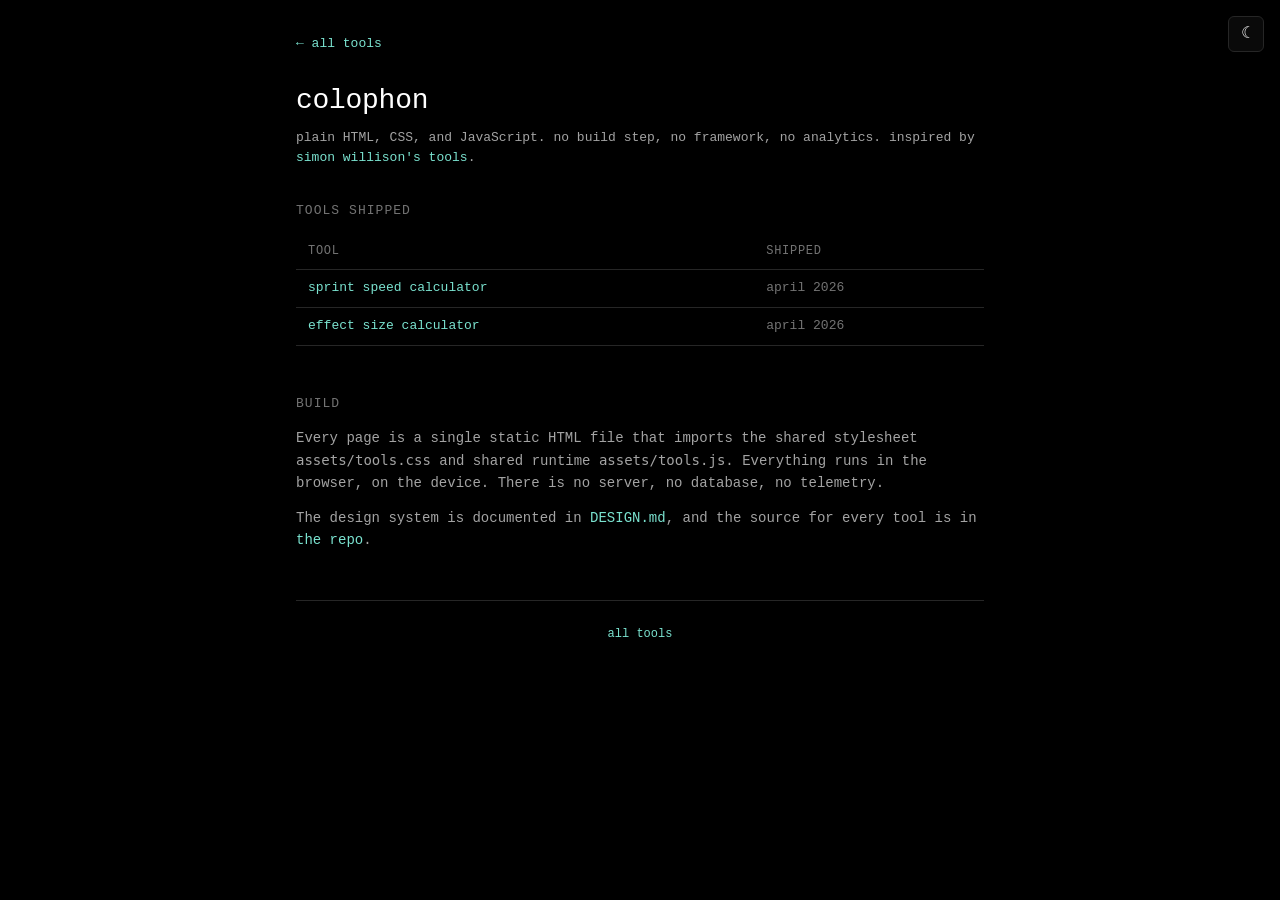
<file: colophon.html>
<!DOCTYPE html>
<html lang="en">
<head>
    <meta charset="UTF-8">
    <meta name="viewport" content="width=device-width, initial-scale=1.0">
    <title>colophon — sport science tools</title>
    <meta name="description" content="How the sport science tools were built.">
    <link rel="icon" href="data:image/svg+xml,<svg xmlns='http://www.w3.org/2000/svg' viewBox='0 0 100 100'><text y='.9em' font-size='90'>🔧</text></svg>">
    <link rel="stylesheet" href="assets/tools.css">
    <script src="assets/tools.js"></script>
</head>
<body>
    <div class="theme-toggle">
        <button class="theme-toggle__btn" data-theme-toggle aria-label="toggle theme">
            <span class="theme-toggle__icon" data-theme-icon>☾</span>
        </button>
    </div>

    <main class="tool-shell">
        <header class="tool-header">
            <a href="./" class="tool-header__back">← all tools</a>
            <h1>colophon</h1>
            <p class="tool-header__subtitle">plain HTML, CSS, and JavaScript. no build step, no framework, no analytics. inspired by <a href="https://github.com/simonw/tools">simon willison's tools</a>.</p>
        </header>

        <section class="tool-section">
            <h2 class="tool-section__title">tools shipped</h2>
            <table class="data-table">
                <thead>
                    <tr>
                        <th>tool</th>
                        <th>shipped</th>
                    </tr>
                </thead>
                <tbody>
                    <tr>
                        <td><a href="sprint-speed-calculator.html">sprint speed calculator</a></td>
                        <td class="text-3">april 2026</td>
                    </tr>
                    <tr>
                        <td><a href="effect-size-calculator.html">effect size calculator</a></td>
                        <td class="text-3">april 2026</td>
                    </tr>
                </tbody>
            </table>
        </section>

        <section class="tool-section">
            <h2 class="tool-section__title">build</h2>
            <p class="text-2">
                Every page is a single static HTML file that imports the shared
                stylesheet <code>assets/tools.css</code> and shared runtime
                <code>assets/tools.js</code>. Everything runs in the browser, on
                the device. There is no server, no database, no telemetry.
            </p>
            <p class="text-2" style="margin-top: var(--s-3);">
                The design system is documented in
                <a href="https://github.com/hareshsuppiah/tools/blob/main/DESIGN.md">DESIGN.md</a>,
                and the source for every tool is in
                <a href="https://github.com/hareshsuppiah/tools">the repo</a>.
            </p>
        </section>

        <footer class="tool-footer">
            <a href="./">all tools</a>
        </footer>
    </main>
</body>
</html>
</file>
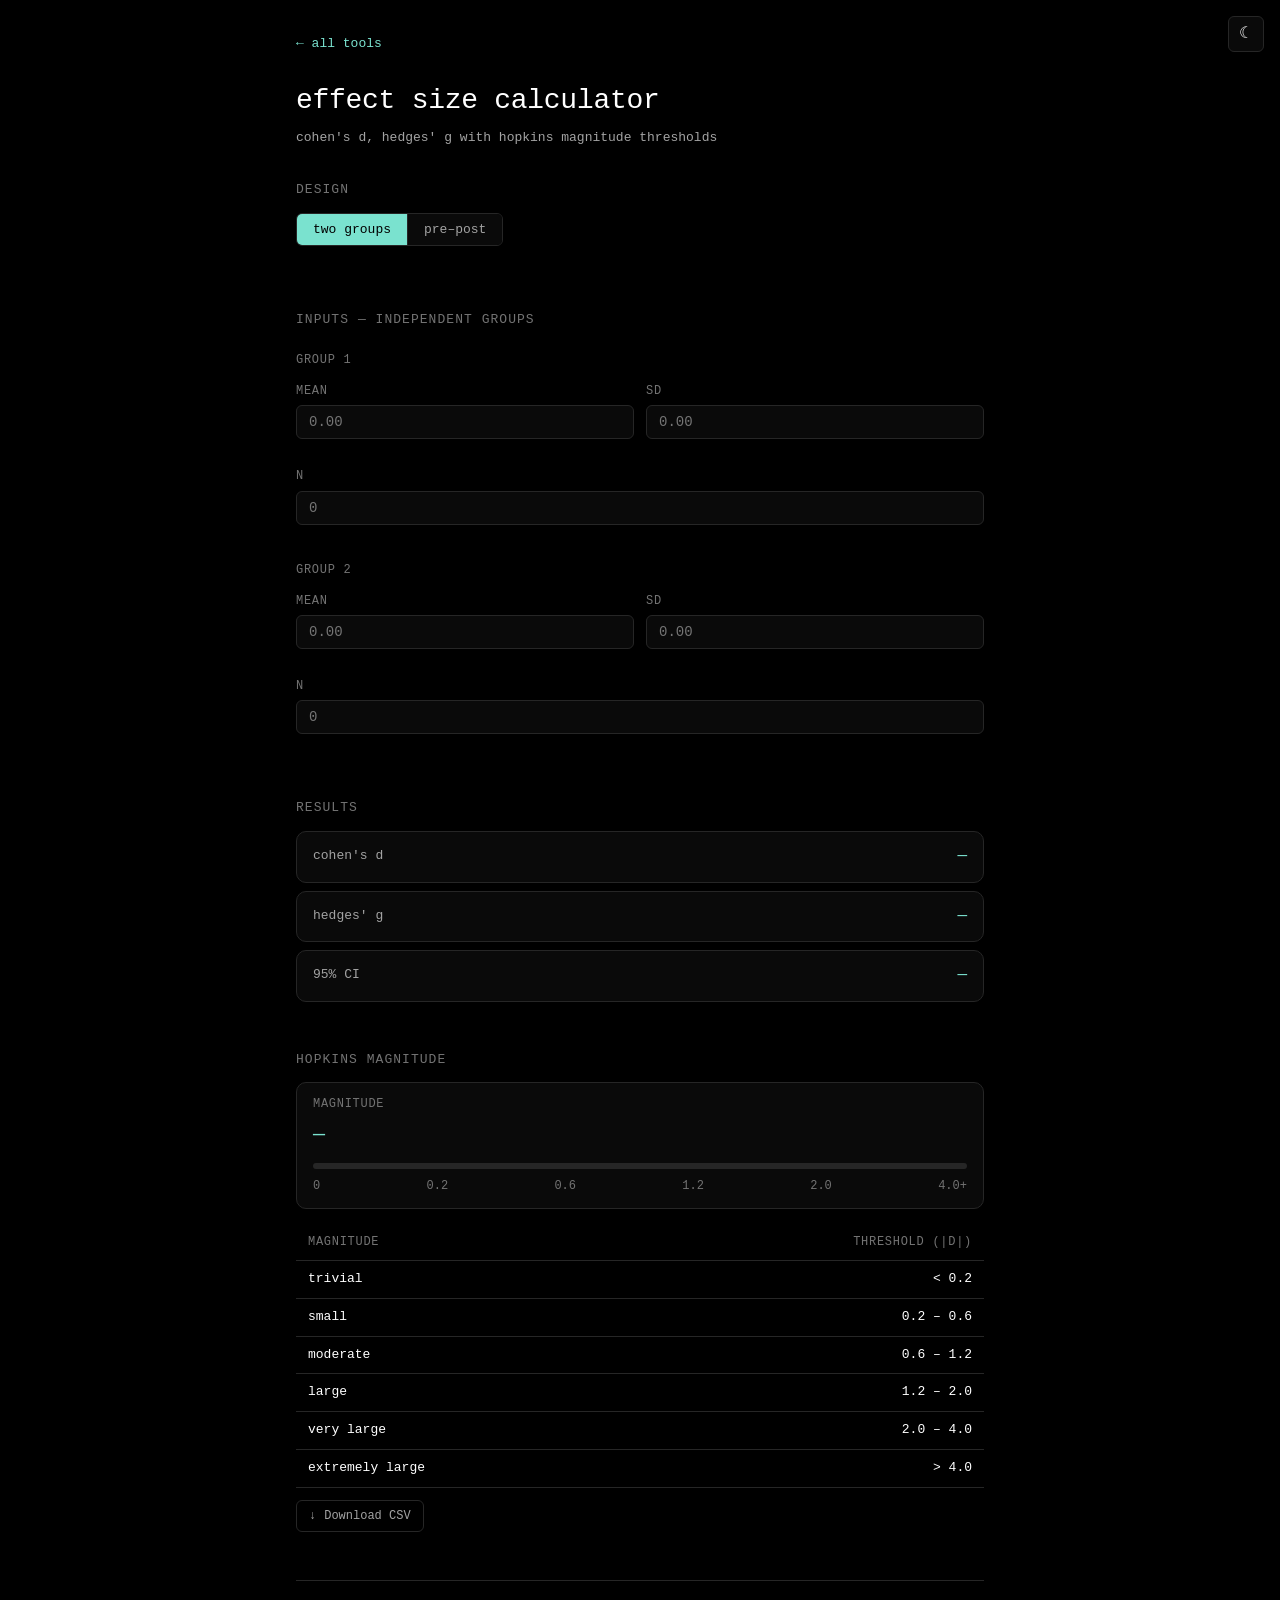
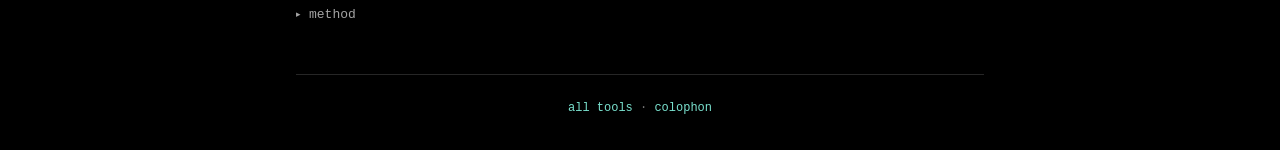
<file: effect-size-calculator.html>
<!DOCTYPE html>
<html lang="en">
<head>
    <meta charset="UTF-8">
    <meta name="viewport" content="width=device-width, initial-scale=1.0">
    <title>effect size calculator — sport science tools</title>
    <meta name="description" content="Compute Cohen's d and Hedges' g with Hopkins magnitude thresholds for sport science research.">
    <link rel="icon" href="data:image/svg+xml,<svg xmlns='http://www.w3.org/2000/svg' viewBox='0 0 100 100'><text y='.9em' font-size='90'>📊</text></svg>">
    <link rel="stylesheet" href="assets/tools.css">
    <script src="assets/tools.js"></script>
    <style>
      /* Tool-specific: magnitude bar. Uses only design-system tokens. */
      .mag-bar {
        position: relative;
        height: 6px;
        background: var(--border);
        border-radius: 3px;
        overflow: hidden;
        margin: var(--s-3) 0 var(--s-2);
      }
      .mag-bar__fill {
        height: 100%;
        width: 0;
        background: var(--accent);
        transition: width var(--transition);
      }
      .mag-scale {
        display: flex;
        justify-content: space-between;
        font-size: var(--t-12);
        color: var(--text-3);
        font-variant-numeric: tabular-nums;
      }
      .mag-label {
        font-size: var(--t-20);
        font-weight: 500;
        color: var(--accent);
      }
    </style>
</head>
<body>
    <div class="theme-toggle">
        <button class="theme-toggle__btn" data-theme-toggle aria-label="toggle theme">
            <span class="theme-toggle__icon" data-theme-icon>☾</span>
        </button>
    </div>

    <main class="tool-shell">
        <header class="tool-header">
            <a href="./" class="tool-header__back">← all tools</a>
            <h1>effect size calculator</h1>
            <p class="tool-header__subtitle">cohen's d, hedges' g with hopkins magnitude thresholds</p>
        </header>

        <section class="tool-section">
            <h2 class="tool-section__title">design</h2>
            <div class="segmented" role="tablist">
                <button class="segmented__btn" data-mode="independent" aria-pressed="true">two groups</button>
                <button class="segmented__btn" data-mode="paired" aria-pressed="false">pre–post</button>
            </div>
        </section>

        <!-- Independent groups inputs -->
        <section class="tool-section" id="inputs-independent">
            <h2 class="tool-section__title">inputs — independent groups</h2>
            <div class="input-grid">
                <div class="input-grid__heading">group 1</div>
                <div class="input-row">
                    <label class="input-row__label" for="ind-m1">mean</label>
                    <input class="field" type="number" id="ind-m1" step="any" placeholder="0.00" inputmode="decimal">
                </div>
                <div class="input-row">
                    <label class="input-row__label" for="ind-sd1">sd</label>
                    <input class="field" type="number" id="ind-sd1" step="any" min="0" placeholder="0.00" inputmode="decimal">
                </div>
                <div class="input-row input-grid__full">
                    <label class="input-row__label" for="ind-n1">n</label>
                    <input class="field" type="number" id="ind-n1" step="1" min="2" placeholder="0" inputmode="numeric">
                </div>
                <div class="input-grid__heading">group 2</div>
                <div class="input-row">
                    <label class="input-row__label" for="ind-m2">mean</label>
                    <input class="field" type="number" id="ind-m2" step="any" placeholder="0.00" inputmode="decimal">
                </div>
                <div class="input-row">
                    <label class="input-row__label" for="ind-sd2">sd</label>
                    <input class="field" type="number" id="ind-sd2" step="any" min="0" placeholder="0.00" inputmode="decimal">
                </div>
                <div class="input-row input-grid__full">
                    <label class="input-row__label" for="ind-n2">n</label>
                    <input class="field" type="number" id="ind-n2" step="1" min="2" placeholder="0" inputmode="numeric">
                </div>
            </div>
        </section>

        <!-- Paired inputs -->
        <section class="tool-section" id="inputs-paired" hidden>
            <h2 class="tool-section__title">inputs — paired (pre–post)</h2>
            <div class="input-grid">
                <div class="input-row">
                    <label class="input-row__label" for="pair-mpre">mean pre</label>
                    <input class="field" type="number" id="pair-mpre" step="any" placeholder="0.00" inputmode="decimal">
                </div>
                <div class="input-row">
                    <label class="input-row__label" for="pair-sdpre">sd pre</label>
                    <input class="field" type="number" id="pair-sdpre" step="any" min="0" placeholder="0.00" inputmode="decimal">
                </div>
                <div class="input-row">
                    <label class="input-row__label" for="pair-mpost">mean post</label>
                    <input class="field" type="number" id="pair-mpost" step="any" placeholder="0.00" inputmode="decimal">
                </div>
                <div class="input-row">
                    <label class="input-row__label" for="pair-sdpost">sd post</label>
                    <input class="field" type="number" id="pair-sdpost" step="any" min="0" placeholder="0.00" inputmode="decimal">
                </div>
                <div class="input-row">
                    <label class="input-row__label" for="pair-n">n</label>
                    <input class="field" type="number" id="pair-n" step="1" min="2" placeholder="0" inputmode="numeric">
                </div>
                <div class="input-row">
                    <label class="input-row__label" for="pair-r">correlation (r)</label>
                    <input class="field" type="number" id="pair-r" step="any" min="-1" max="1" value="0.5" inputmode="decimal">
                </div>
            </div>
        </section>

        <section class="tool-section">
            <h2 class="tool-section__title">results</h2>
            <div class="result-row">
                <span class="result-row__label">cohen's d</span>
                <span class="result-row__value mono-nums" id="res-d">—</span>
            </div>
            <div class="result-row">
                <span class="result-row__label">hedges' g</span>
                <span class="result-row__value mono-nums" id="res-g">—</span>
            </div>
            <div class="result-row">
                <span class="result-row__label">95% CI</span>
                <span class="result-row__value mono-nums" id="res-ci">—</span>
            </div>
        </section>

        <section class="tool-section">
            <h2 class="tool-section__title">hopkins magnitude</h2>
            <div class="result-card">
                <div class="result-card__label">magnitude</div>
                <div class="mag-label" id="magnitude-text">—</div>
                <div class="mag-bar"><div class="mag-bar__fill" id="magnitude-bar"></div></div>
                <div class="mag-scale">
                    <span>0</span><span>0.2</span><span>0.6</span><span>1.2</span><span>2.0</span><span>4.0+</span>
                </div>
            </div>
            <table class="data-table" style="margin-top: var(--s-4);">
                <thead>
                    <tr><th>magnitude</th><th class="num">threshold (|d|)</th></tr>
                </thead>
                <tbody id="hopkins-body">
                    <tr data-mag="trivial"><td>trivial</td><td class="num">&lt; 0.2</td></tr>
                    <tr data-mag="small"><td>small</td><td class="num">0.2 – 0.6</td></tr>
                    <tr data-mag="moderate"><td>moderate</td><td class="num">0.6 – 1.2</td></tr>
                    <tr data-mag="large"><td>large</td><td class="num">1.2 – 2.0</td></tr>
                    <tr data-mag="very large"><td>very large</td><td class="num">2.0 – 4.0</td></tr>
                    <tr data-mag="extremely large"><td>extremely large</td><td class="num">&gt; 4.0</td></tr>
                </tbody>
            </table>
            <div style="margin-top: var(--s-3);">
                <button class="btn-download" type="button" id="download-csv">Download CSV</button>
            </div>
        </section>

        <details class="method">
            <summary class="method__summary">method</summary>
            <div class="method__body">
                <p><strong>Independent groups.</strong> Cohen's d uses the pooled standard deviation:</p>
<pre>pooled_sd = sqrt( ((n1-1)·sd1² + (n2-1)·sd2²) / (n1+n2-2) )
d         = (m1 - m2) / pooled_sd</pre>
                <p><strong>Paired (pre–post).</strong> The pooled SD treats pre and post as independent (Cohen's d<sub>av</sub>):</p>
<pre>pooled_sd = sqrt( (sd_pre² + sd_post²) / 2 )
d         = (m_post - m_pre) / pooled_sd</pre>
                <p><strong>Hedges' g.</strong> Bias correction for small samples:</p>
<pre>g = d · (1 - 3 / (4·df - 1))    where df = n1 + n2 - 2</pre>
                <p><strong>95% confidence interval.</strong> Approximate standard error:</p>
<pre>SE  = sqrt( (n1+n2) / (n1·n2) + d² / (2·(n1+n2)) )
CI  = d ± 1.96 · SE</pre>
                <p><strong>Magnitude thresholds.</strong> Hopkins (2002) sport science convention: trivial &lt; 0.2, small 0.2–0.6, moderate 0.6–1.2, large 1.2–2.0, very large 2.0–4.0, extremely large &gt; 4.0.</p>
                <ul>
                    <li>Hopkins WG. A scale of magnitudes for effect statistics. <em>Sportscience</em>, 2002.</li>
                    <li>Lakens D. Calculating and reporting effect sizes. <em>Front Psychol</em>, 2013.</li>
                </ul>
            </div>
        </details>

        <footer class="tool-footer">
            <a href="./">all tools</a> · <a href="colophon.html">colophon</a>
        </footer>
    </main>

    <script>
      (function () {
        let mode = 'independent';
        let last = null;

        const modeButtons = document.querySelectorAll('.segmented__btn');
        const indSection  = document.getElementById('inputs-independent');
        const pairSection = document.getElementById('inputs-paired');

        modeButtons.forEach(function (btn) {
          btn.addEventListener('click', function () {
            mode = btn.dataset.mode;
            modeButtons.forEach(function (b) {
              b.setAttribute('aria-pressed', b === btn ? 'true' : 'false');
            });
            indSection.hidden  = mode !== 'independent';
            pairSection.hidden = mode !== 'paired';
            compute();
          });
        });

        function getHopkins(absD) {
          if (absD < 0.2) return { label: 'trivial',         pct: (absD / 0.2) * (100/6) };
          if (absD < 0.6) return { label: 'small',           pct: (100/6) + ((absD - 0.2) / 0.4) * (100/6) };
          if (absD < 1.2) return { label: 'moderate',        pct: (200/6) + ((absD - 0.6) / 0.6) * (100/6) };
          if (absD < 2.0) return { label: 'large',           pct: (300/6) + ((absD - 1.2) / 0.8) * (100/6) };
          if (absD < 4.0) return { label: 'very large',      pct: (400/6) + ((absD - 2.0) / 2.0) * (100/6) };
          return             { label: 'extremely large', pct: 100 };
        }

        function clearResults() {
          ['res-d', 'res-g', 'res-ci', 'magnitude-text'].forEach(function (id) {
            document.getElementById(id).textContent = '—';
          });
          document.getElementById('magnitude-bar').style.width = '0%';
          document.querySelectorAll('#hopkins-body tr').forEach(function (tr) {
            tr.classList.remove('is-active');
          });
          last = null;
        }

        function compute() {
          let d, n1, n2, inputs;

          if (mode === 'independent') {
            const m1  = parseFloat(document.getElementById('ind-m1').value);
            const sd1 = parseFloat(document.getElementById('ind-sd1').value);
            n1        = parseInt(document.getElementById('ind-n1').value, 10);
            const m2  = parseFloat(document.getElementById('ind-m2').value);
            const sd2 = parseFloat(document.getElementById('ind-sd2').value);
            n2        = parseInt(document.getElementById('ind-n2').value, 10);

            if ([m1, sd1, n1, m2, sd2, n2].some(function (v) { return isNaN(v); })
                || sd1 <= 0 || sd2 <= 0 || n1 < 2 || n2 < 2) {
              clearResults();
              return;
            }
            const pooledSD = Math.sqrt(((n1 - 1) * sd1 * sd1 + (n2 - 1) * sd2 * sd2) / (n1 + n2 - 2));
            d = (m1 - m2) / pooledSD;
            inputs = { mode: 'independent', m1: m1, sd1: sd1, n1: n1, m2: m2, sd2: sd2, n2: n2 };
          } else {
            const mpre   = parseFloat(document.getElementById('pair-mpre').value);
            const sdpre  = parseFloat(document.getElementById('pair-sdpre').value);
            const mpost  = parseFloat(document.getElementById('pair-mpost').value);
            const sdpost = parseFloat(document.getElementById('pair-sdpost').value);
            const n      = parseInt(document.getElementById('pair-n').value, 10);
            const r      = parseFloat(document.getElementById('pair-r').value);

            if ([mpre, sdpre, mpost, sdpost, n, r].some(function (v) { return isNaN(v); })
                || sdpre <= 0 || sdpost <= 0 || n < 2) {
              clearResults();
              return;
            }
            const pooledSD = Math.sqrt((sdpre * sdpre + sdpost * sdpost) / 2);
            d = (mpost - mpre) / pooledSD;
            n1 = n; n2 = n;
            inputs = { mode: 'paired', mean_pre: mpre, sd_pre: sdpre, mean_post: mpost, sd_post: sdpost, n: n, r: r };
          }

          const totalN = n1 + n2;
          const df     = totalN - 2;
          const cf     = 1 - (3 / (4 * df - 1));
          const g      = d * cf;
          const se     = Math.sqrt(totalN / (n1 * n2) + (d * d) / (2 * totalN));
          const ciLow  = d - 1.96 * se;
          const ciHigh = d + 1.96 * se;

          document.getElementById('res-d').textContent  = Tools.fmt.fixed(d, 3);
          document.getElementById('res-g').textContent  = Tools.fmt.fixed(g, 3);
          document.getElementById('res-ci').textContent = '[' + Tools.fmt.fixed(ciLow, 3) + ', ' + Tools.fmt.fixed(ciHigh, 3) + ']';

          const absD    = Math.abs(d);
          const hopkins = getHopkins(absD);
          document.getElementById('magnitude-text').textContent = hopkins.label;
          document.getElementById('magnitude-bar').style.width  = Math.min(hopkins.pct, 100) + '%';

          document.querySelectorAll('#hopkins-body tr').forEach(function (tr) {
            tr.classList.toggle('is-active', tr.dataset.mag === hopkins.label);
          });

          last = {
            inputs: inputs,
            d: d, g: g, ci_low: ciLow, ci_high: ciHigh, magnitude: hopkins.label
          };
        }

        document.querySelectorAll('input[type="number"]').forEach(function (el) {
          el.addEventListener('input', compute);
        });

        document.getElementById('download-csv').addEventListener('click', function () {
          if (!last) return;
          const row = Object.assign({}, last.inputs, {
            cohen_d:    Number(Tools.fmt.fixed(last.d, 4)),
            hedges_g:   Number(Tools.fmt.fixed(last.g, 4)),
            ci_low:     Number(Tools.fmt.fixed(last.ci_low, 4)),
            ci_high:    Number(Tools.fmt.fixed(last.ci_high, 4)),
            magnitude:  last.magnitude
          });
          Tools.csv.download('effect-size.csv', [row]);
        });

        compute();
      })();
    </script>
</body>
</html>
</file>
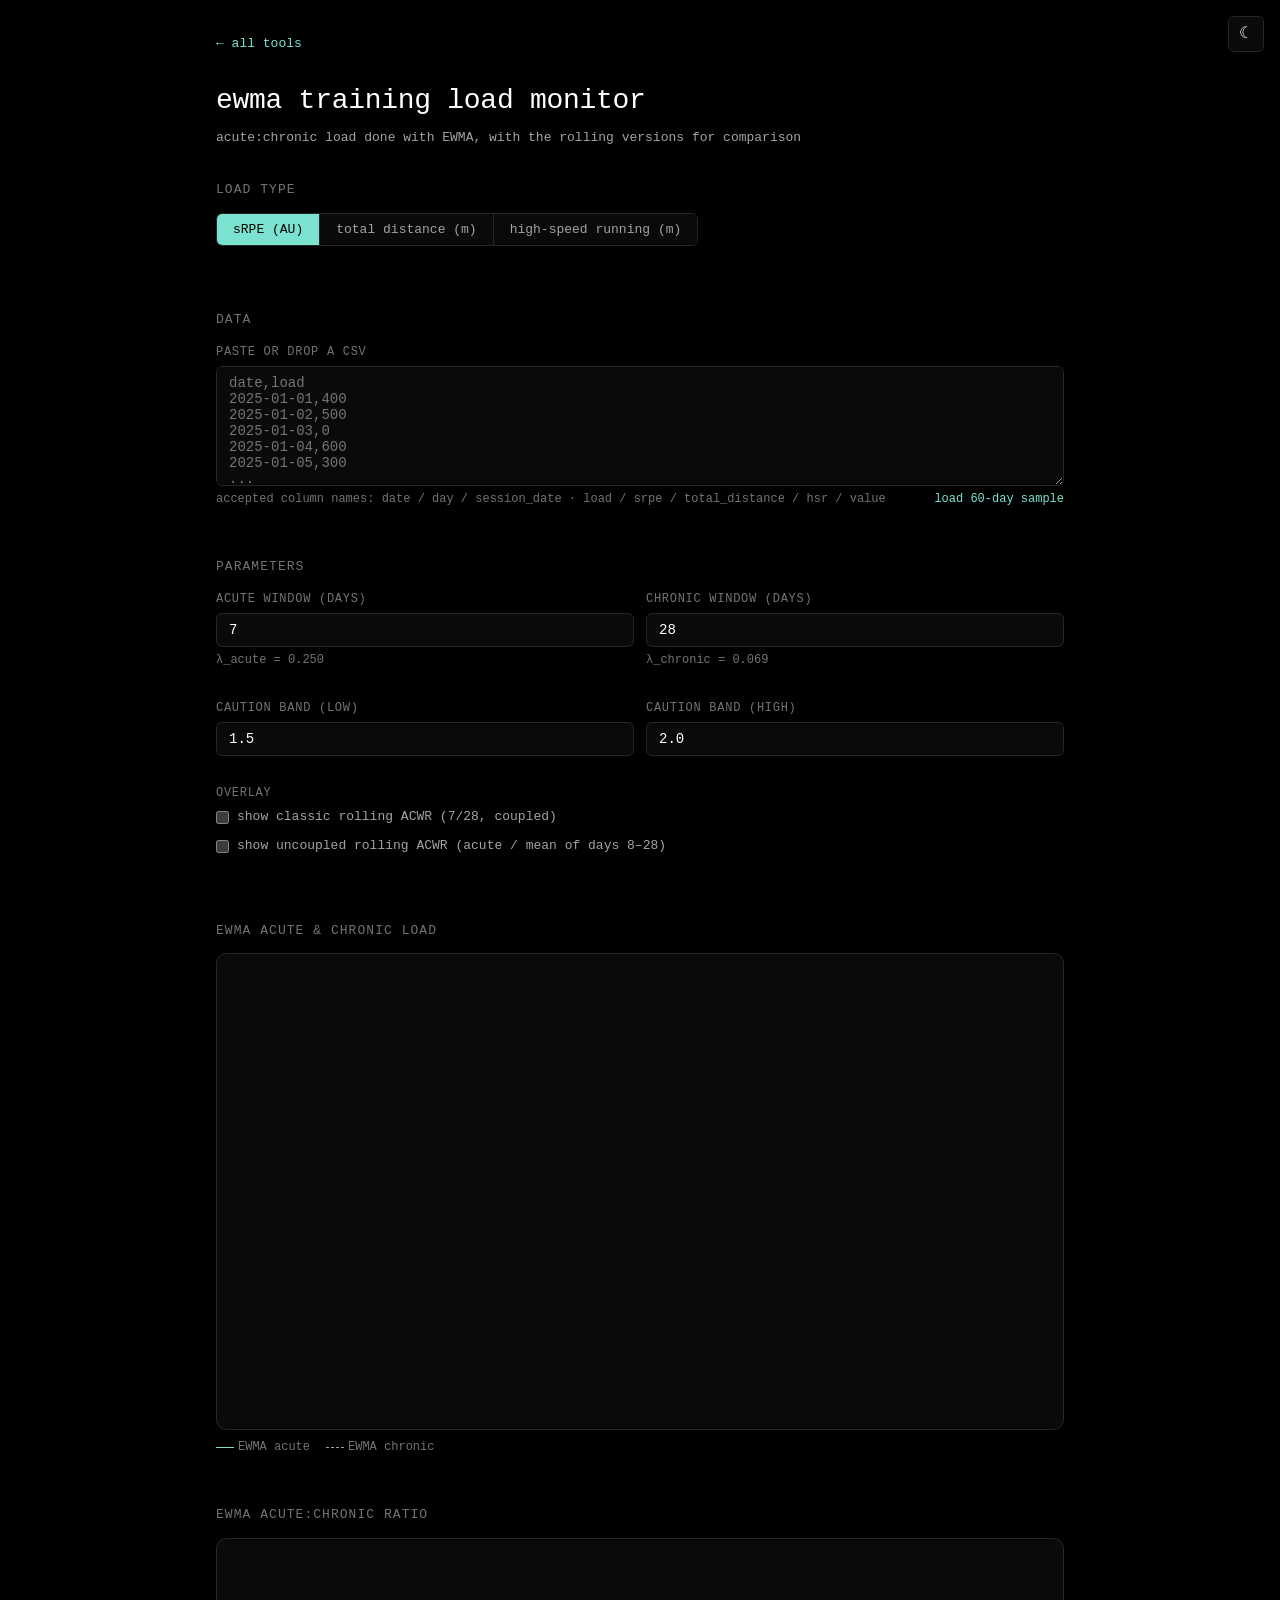
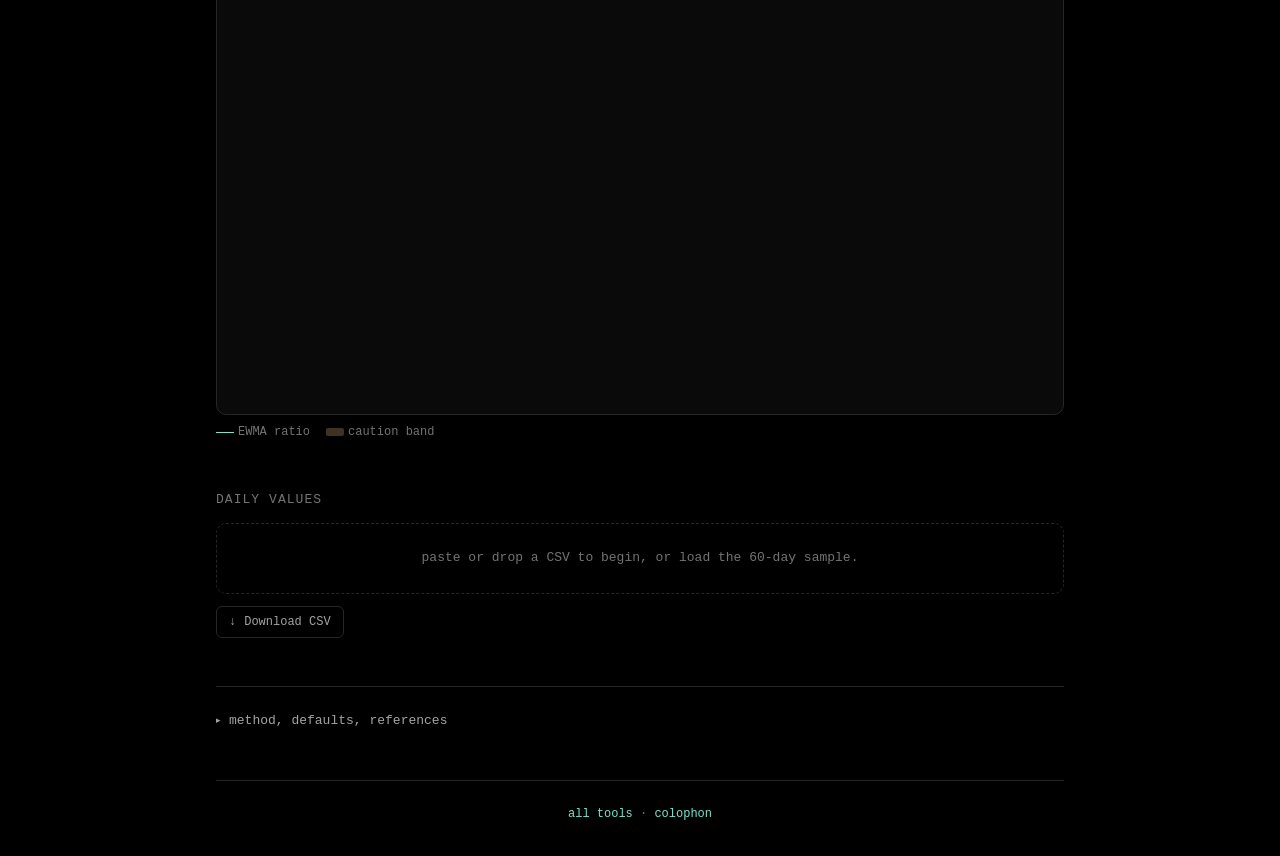
<file: ewma-load.html>
<!DOCTYPE html>
<html lang="en">
<head>
    <meta charset="UTF-8">
    <meta name="viewport" content="width=device-width, initial-scale=1.0">
    <title>ewma training load monitor — sport science tools</title>
    <meta name="description" content="EWMA acute:chronic load monitor with optional rolling and uncoupled ACWR overlays.">
    <meta property="og:title" content="ewma training load monitor — sport science tools">
    <meta property="og:description" content="EWMA acute:chronic load monitor with optional rolling and uncoupled ACWR overlays.">
    <meta property="og:type" content="website">
    <link rel="icon" href="data:image/svg+xml,<svg xmlns='http://www.w3.org/2000/svg' viewBox='0 0 100 100'><text y='.9em' font-size='90'>📈</text></svg>">
    <link rel="stylesheet" href="assets/tools.css">
    <script src="assets/tools.js"></script>
    <style>
      /* Tool-specific tweaks. Use only design-system tokens. */
      .ewma-textarea {
        min-height: 120px;
        font-family: var(--font-mono);
        resize: vertical;
        white-space: pre;
      }
      .ewma-textarea.is-dragging {
        border-color: var(--accent);
      }
      .ewma-helper-row {
        display: flex;
        justify-content: space-between;
        align-items: baseline;
        gap: var(--s-3);
      }
      .ewma-link-btn {
        background: transparent;
        border: none;
        color: var(--accent);
        font-family: inherit;
        font-size: var(--t-12);
        padding: 0;
        cursor: pointer;
      }
      .ewma-link-btn:hover {
        text-decoration: underline;
      }
      .ewma-overlays {
        display: flex;
        flex-direction: column;
        gap: var(--s-2);
      }
      .ewma-overlay {
        display: flex;
        align-items: center;
        gap: var(--s-2);
        font-size: var(--t-13);
        color: var(--text-2);
        cursor: pointer;
      }
      .ewma-overlay input { accent-color: var(--accent); }
      .ewma-band-row {
        display: flex;
        align-items: center;
        gap: var(--s-2);
      }
      .ewma-band-row .field { max-width: 7em; }
      .ewma-band-row span { color: var(--text-3); font-size: var(--t-12); }
      .ewma-legend {
        display: flex;
        flex-wrap: wrap;
        gap: var(--s-4);
        font-size: var(--t-12);
        color: var(--text-3);
        margin-top: var(--s-2);
      }
      .ewma-legend__sw {
        display: inline-block;
        width: 18px;
        height: 0;
        border-top: 1.5px solid var(--accent);
        margin-right: var(--s-1);
        vertical-align: middle;
      }
      .ewma-legend__sw--secondary {
        border-top: 1.5px dashed var(--text-2);
      }
      .ewma-legend__sw--tertiary {
        border-top: 1.5px dotted var(--text-3);
      }
      .ewma-legend__sw--band {
        height: 8px;
        border-top: none;
        background: var(--warn);
        opacity: 0.30;
        border-radius: 2px;
      }
      .ewma-status-tag {
        font-size: var(--t-12);
        color: var(--text-3);
      }
      .ewma-empty {
        padding: var(--s-5);
        text-align: center;
        color: var(--text-3);
        font-size: var(--t-13);
        border: 1px dashed var(--border);
        border-radius: var(--r-md);
      }
      .ewma-table-wrap {
        max-height: 360px;
        overflow-y: auto;
        border: 1px solid var(--border);
        border-radius: var(--r-md);
      }
      .ewma-table-wrap .data-table { border-collapse: separate; }
      .ewma-table-wrap .data-table thead th {
        position: sticky;
        top: 0;
        background: var(--bg);
        z-index: 1;
      }
    </style>
</head>
<body>
    <div class="theme-toggle">
        <button class="theme-toggle__btn" data-theme-toggle aria-label="toggle theme">
            <span class="theme-toggle__icon" data-theme-icon>☾</span>
        </button>
    </div>

    <main class="tool-shell tool-shell--wide">
        <header class="tool-header">
            <a href="./" class="tool-header__back">← all tools</a>
            <h1>ewma training load monitor</h1>
            <p class="tool-header__subtitle">acute:chronic load done with EWMA, with the rolling versions for comparison</p>
        </header>

        <!-- LOAD TYPE ----------------------------------------------- -->
        <section class="tool-section">
            <h2 class="tool-section__title">load type</h2>
            <div class="segmented" role="tablist" id="load-type">
                <button class="segmented__btn" data-load-type="srpe" data-unit="AU" aria-pressed="true">sRPE (AU)</button>
                <button class="segmented__btn" data-load-type="distance" data-unit="m" aria-pressed="false">total distance (m)</button>
                <button class="segmented__btn" data-load-type="hsr" data-unit="m" aria-pressed="false">high-speed running (m)</button>
            </div>
        </section>

        <!-- DATA INPUT ---------------------------------------------- -->
        <section class="tool-section">
            <h2 class="tool-section__title">data</h2>
            <div class="input-row">
                <label class="input-row__label" for="data-text">paste or drop a CSV</label>
                <textarea class="field ewma-textarea" id="data-text" spellcheck="false" placeholder="date,load
2025-01-01,400
2025-01-02,500
2025-01-03,0
2025-01-04,600
2025-01-05,300
..."></textarea>
                <div class="ewma-helper-row">
                    <span class="input-row__helper">
                        accepted column names: date / day / session_date · load / srpe / total_distance / hsr / value
                    </span>
                    <button type="button" class="ewma-link-btn" id="load-sample">load 60-day sample</button>
                </div>
                <div class="input-row__error" id="data-error" hidden></div>
            </div>
        </section>

        <!-- PARAMETERS ---------------------------------------------- -->
        <section class="tool-section">
            <h2 class="tool-section__title">parameters</h2>
            <div class="input-grid">
                <div class="input-row">
                    <label class="input-row__label" for="param-acute">acute window (days)</label>
                    <input class="field" type="number" id="param-acute" min="1" max="60" step="1" value="7" inputmode="numeric">
                    <span class="input-row__helper" id="lambda-acute">λ_acute = 0.250</span>
                </div>
                <div class="input-row">
                    <label class="input-row__label" for="param-chronic">chronic window (days)</label>
                    <input class="field" type="number" id="param-chronic" min="2" max="365" step="1" value="28" inputmode="numeric">
                    <span class="input-row__helper" id="lambda-chronic">λ_chronic = 0.069</span>
                </div>
                <div class="input-row">
                    <label class="input-row__label" for="band-low">caution band (low)</label>
                    <input class="field" type="number" id="band-low" min="0" step="0.05" value="1.5" inputmode="decimal">
                </div>
                <div class="input-row">
                    <label class="input-row__label" for="band-high">caution band (high)</label>
                    <input class="field" type="number" id="band-high" min="0" step="0.05" value="2.0" inputmode="decimal">
                </div>
                <div class="input-row input-grid__full">
                    <span class="input-row__label">overlay</span>
                    <div class="ewma-overlays">
                        <label class="ewma-overlay">
                            <input type="checkbox" id="show-classic">
                            show classic rolling ACWR (7/28, coupled)
                        </label>
                        <label class="ewma-overlay">
                            <input type="checkbox" id="show-uncoupled">
                            show uncoupled rolling ACWR (acute / mean of days 8–28)
                        </label>
                    </div>
                </div>
            </div>
        </section>

        <!-- CALLOUTS ------------------------------------------------ -->
        <section class="tool-section" id="callouts" hidden></section>

        <!-- CHART 1 — EWMA ACUTE vs CHRONIC ------------------------- -->
        <section class="tool-section">
            <h2 class="tool-section__title">ewma acute &amp; chronic load</h2>
            <div class="chart" id="chart-loads"></div>
            <div class="ewma-legend">
                <span><span class="ewma-legend__sw"></span>EWMA acute</span>
                <span><span class="ewma-legend__sw ewma-legend__sw--secondary"></span>EWMA chronic</span>
            </div>
        </section>

        <!-- CHART 2 — RATIO ----------------------------------------- -->
        <section class="tool-section">
            <h2 class="tool-section__title">ewma acute:chronic ratio</h2>
            <div class="chart" id="chart-ratio"></div>
            <div class="ewma-legend" id="ratio-legend">
                <span><span class="ewma-legend__sw"></span>EWMA ratio</span>
                <span><span class="ewma-legend__sw ewma-legend__sw--band"></span>caution band</span>
            </div>
        </section>

        <!-- TABLE --------------------------------------------------- -->
        <section class="tool-section">
            <h2 class="tool-section__title">daily values</h2>
            <div id="table-container">
                <div class="ewma-empty" id="empty-state">paste or drop a CSV to begin, or load the 60-day sample.</div>
            </div>
            <div style="margin-top: var(--s-3);">
                <button class="btn-download" type="button" id="download-csv" disabled>Download CSV</button>
            </div>
        </section>

        <!-- METHOD -------------------------------------------------- -->
        <details class="method">
            <summary class="method__summary">method, defaults, references</summary>
            <div class="method__body">
                <p><strong>EWMA acute and chronic load.</strong> Each day's load is fed into two exponentially-weighted moving averages with different decay constants — a fast one for acute load (default 7-day window) and a slow one for chronic load (default 28-day window). The seed value is the first day's load, so both series need ~28 days before the chronic line stabilises.</p>
<pre>EWMA_today = λ · load_today + (1 − λ) · EWMA_yesterday
λ          = 2 / (N + 1)              // N = window in days
ratio      = EWMA_acute / EWMA_chronic</pre>
                <p><strong>Why EWMA, not 7/28 rolling.</strong> A rolling 28-day mean includes the 7-day acute window inside it, which mathematically couples acute and chronic load — a spike in load lifts both numerator and denominator (Windt &amp; Gabbett 2019). Exponentially-weighted averages avoid the hard cut-off and give recent days more weight, which is closer to how the body responds. The "uncoupled" rolling variant fixes the coupling but keeps the hard window:</p>
<pre>uncoupled_ACWR = mean(load, days t−6…t) / mean(load, days t−27…t−7)</pre>
                <p><strong>Why not Hopkins/Gabbett thresholds.</strong> The 0.8–1.3 "sweet spot" and the 1.5+ "danger zone" are not supported once outliers are removed and load is treated as continuous (Impellizzeri et al. 2020). The default 1.5–2.0 caution band here is a deliberately loose flag for very large week-to-week spikes, not a clinical threshold. Edit the band to match your context, or ignore it entirely and read the trend.</p>
                <p><strong>Edge cases.</strong> Missing days are filled with zero load and counted in a callout above the chart. The first 28 days are flagged "warming up" — values are computed but the ratio is not shown until the chronic EWMA has had time to stabilise. If the chronic value reaches zero (e.g., a long off-season block of zeros), the ratio is left blank rather than dividing by zero.</p>
                <ul>
                    <li>Windt J, Gabbett TJ. Is it all for naught? What does mathematical coupling do to the acute:chronic workload ratio? <em>BJSM</em>, 2019.</li>
                    <li>Impellizzeri FM, Tenan MS, Kempton T, Novak A, Coutts AJ. Acute:chronic workload ratio: conceptual issues and fundamental pitfalls. <em>JOSPT</em>, 2020.</li>
                    <li>Williams S, West S, Cross MJ, Stokes KA. Better way to determine the acute:chronic workload ratio? <em>BJSM</em>, 2017.</li>
                    <li>Hopkins WG. A scale of magnitudes for effect statistics. <em>Sportscience</em>, 2002. (cited in the threshold critique above)</li>
                </ul>
            </div>
        </details>

        <footer class="tool-footer">
            <a href="./">all tools</a> · <a href="colophon.html">colophon</a>
        </footer>
    </main>

    <script>
      (function () {
        'use strict';

        // ---------------------------------------------------------
        // State
        // ---------------------------------------------------------
        let series = null;       // { rows, filledCount, ... }
        let computed = null;     // computed table for current params

        const els = {
          textarea:   document.getElementById('data-text'),
          error:      document.getElementById('data-error'),
          loadSample: document.getElementById('load-sample'),
          loadTypeWrap: document.getElementById('load-type'),
          paramAcute: document.getElementById('param-acute'),
          paramChronic: document.getElementById('param-chronic'),
          lambdaA:    document.getElementById('lambda-acute'),
          lambdaC:    document.getElementById('lambda-chronic'),
          bandLow:    document.getElementById('band-low'),
          bandHigh:   document.getElementById('band-high'),
          showClassic:    document.getElementById('show-classic'),
          showUncoupled:  document.getElementById('show-uncoupled'),
          callouts:   document.getElementById('callouts'),
          chartLoads: document.getElementById('chart-loads'),
          chartRatio: document.getElementById('chart-ratio'),
          ratioLegend: document.getElementById('ratio-legend'),
          tableContainer: document.getElementById('table-container'),
          download:   document.getElementById('download-csv'),
        };

        // ---------------------------------------------------------
        // Load type
        // ---------------------------------------------------------
        function activeLoadType() {
          const btn = els.loadTypeWrap.querySelector('[aria-pressed="true"]');
          return btn ? { key: btn.dataset.loadType, unit: btn.dataset.unit, label: btn.textContent.trim() } : { key: 'srpe', unit: 'AU', label: 'sRPE (AU)' };
        }

        els.loadTypeWrap.querySelectorAll('.segmented__btn').forEach(function (btn) {
          btn.addEventListener('click', function () {
            els.loadTypeWrap.querySelectorAll('.segmented__btn').forEach(function (b) {
              b.setAttribute('aria-pressed', b === btn ? 'true' : 'false');
            });
            render();
          });
        });

        // ---------------------------------------------------------
        // Sample data — 60 days, deterministic. First five values
        // are [400, 500, 0, 600, 300] so the hand-calc check works.
        // ---------------------------------------------------------
        function buildSampleCSV() {
          const fixed = [400, 500, 0, 600, 300];
          const dayMod = [0, 60, -40, 120, 20, 80, 0]; // mon..sun
          const lines = ['date,load'];
          const start = Tools.dates.parse('2025-01-06'); // a Monday
          for (let i = 0; i < 60; i++) {
            let load;
            if (i < fixed.length) {
              load = fixed[i];
            } else {
              const dow = i % 7;
              const week = Math.floor(i / 7);
              if (dow === 6) {
                load = 0;
              } else {
                const base = 380;
                const weekMod = (week === 4 ? 180 : week === 5 ? -120 : 0);
                load = Math.max(0, base + dayMod[dow] + weekMod);
              }
            }
            const d = Tools.dates.addDays(start, i);
            lines.push(Tools.dates.fmtISO(d) + ',' + load);
          }
          return lines.join('\n');
        }

        els.loadSample.addEventListener('click', function () {
          els.textarea.value = buildSampleCSV();
          parseAndCompute();
        });

        // ---------------------------------------------------------
        // CSV parsing
        // ---------------------------------------------------------
        const DATE_CANDIDATES = ['date', 'day', 'session_date', 'training_date'];
        const LOAD_CANDIDATES = ['load', 'srpe', 'rpe_load', 'training_load',
                                 'total_distance', 'distance', 'distance_m',
                                 'hsr', 'high_speed_running', 'hsr_m', 'value'];

        function showError(msg) {
          if (!msg) {
            els.error.hidden = true;
            els.error.textContent = '';
            els.textarea.classList.remove('field--error');
          } else {
            els.error.hidden = false;
            els.error.textContent = msg;
            els.textarea.classList.add('field--error');
          }
        }

        function parseAndCompute() {
          const text = els.textarea.value.trim();
          if (!text) {
            series = null;
            showError(null);
            render();
            return;
          }
          let parsed;
          try {
            parsed = Tools.csv.parse(text);
          } catch (e) {
            series = null;
            showError('could not parse CSV: ' + e.message);
            render();
            return;
          }
          if (!parsed.columns.length || !parsed.rows.length) {
            series = null;
            showError('no rows found.');
            render();
            return;
          }

          const dateCol = Tools.csv.findColumn(parsed.columns, DATE_CANDIDATES);
          const loadCol = Tools.csv.findColumn(parsed.columns, LOAD_CANDIDATES);
          if (!dateCol || !loadCol) {
            series = null;
            const missing = [];
            if (!dateCol) missing.push('date');
            if (!loadCol) missing.push('load');
            showError('missing column(s): ' + missing.join(', ') + '. headers found: ' + parsed.columns.join(', '));
            render();
            return;
          }

          const records = [];
          let badRows = 0;
          for (let i = 0; i < parsed.rows.length; i++) {
            const r = parsed.rows[i];
            const d = Tools.dates.parse(r[dateCol]);
            const v = parseFloat(r[loadCol]);
            if (!d || !isFinite(v)) { badRows++; continue; }
            records.push({ date: d, value: v });
          }
          if (!records.length) {
            series = null;
            showError('no parseable rows. check the date and load columns.');
            render();
            return;
          }
          showError(null);
          series = Tools.dates.fillDaily(records, function (r) { return r.date; }, function (r) { return r.value; });
          series.badRows = badRows;
          render();
        }

        Tools.csv.dropzone(els.textarea, function (parsed, err) {
          if (err) { showError('drop failed: ' + err.message); return; }
          if (parsed) {
            // Re-emit as CSV so the textarea reflects the dropped file.
            els.textarea.value = Tools.csv.toText(parsed);
            parseAndCompute();
          }
        });

        els.textarea.addEventListener('input', parseAndCompute);

        // ---------------------------------------------------------
        // Parameters
        // ---------------------------------------------------------
        function lambdaFromN(n) {
          if (!isFinite(n) || n < 1) return NaN;
          return 2 / (n + 1);
        }

        function updateLambdaHelpers() {
          const na = parseInt(els.paramAcute.value, 10);
          const nc = parseInt(els.paramChronic.value, 10);
          els.lambdaA.textContent = 'λ_acute = ' + (isFinite(na) ? Tools.fmt.fixed(lambdaFromN(na), 3) : '—');
          els.lambdaC.textContent = 'λ_chronic = ' + (isFinite(nc) ? Tools.fmt.fixed(lambdaFromN(nc), 3) : '—');
        }

        [els.paramAcute, els.paramChronic, els.bandLow, els.bandHigh,
         els.showClassic, els.showUncoupled].forEach(function (el) {
          el.addEventListener('input', function () {
            updateLambdaHelpers();
            render();
          });
          el.addEventListener('change', function () {
            updateLambdaHelpers();
            render();
          });
        });

        // ---------------------------------------------------------
        // Computation
        // ---------------------------------------------------------
        function meanRange(arr, start, end) {
          // inclusive start, inclusive end
          if (start < 0 || end >= arr.length || start > end) return NaN;
          let s = 0;
          for (let i = start; i <= end; i++) s += arr[i];
          return s / (end - start + 1);
        }

        function compute(params) {
          if (!series || !series.rows.length) return null;

          const loads = series.rows.map(function (r) { return r.value; });
          const dates = series.rows.map(function (r) { return r.date; });
          const filled = series.rows.map(function (r) { return r.filled; });
          const N = loads.length;

          const na = Math.max(1, params.na);
          const nc = Math.max(2, params.nc);
          const la = lambdaFromN(na);
          const lc = lambdaFromN(nc);

          const acute  = Tools.stats.ewma(loads, la, loads[0]);
          const chron  = Tools.stats.ewma(loads, lc, loads[0]);

          const ratio = new Array(N);
          let zeroChronicHit = false;
          for (let i = 0; i < N; i++) {
            if (i < nc) { ratio[i] = NaN; continue; }
            if (chron[i] === 0) { ratio[i] = NaN; zeroChronicHit = true; continue; }
            ratio[i] = acute[i] / chron[i];
          }

          // Classic rolling (coupled): acute = 7-day rolling, chronic = 28-day rolling
          let classicAcute = null, classicChron = null, classicRatio = null;
          if (params.classic) {
            classicAcute = Tools.stats.rollingMean(loads, 7);
            classicChron = Tools.stats.rollingMean(loads, 28);
            classicRatio = new Array(N);
            for (let i = 0; i < N; i++) {
              classicRatio[i] = (i >= 27 && classicChron[i] > 0)
                ? classicAcute[i] / classicChron[i] : NaN;
            }
          }

          // Uncoupled rolling: acute = 7-day rolling, chronic = mean(loads[i-27..i-7])
          let uncoupledChron = null, uncoupledRatio = null;
          if (params.uncoupled) {
            const acute7 = classicAcute || Tools.stats.rollingMean(loads, 7);
            uncoupledChron = new Array(N);
            uncoupledRatio = new Array(N);
            for (let i = 0; i < N; i++) {
              if (i < 27) { uncoupledChron[i] = NaN; uncoupledRatio[i] = NaN; continue; }
              const u = meanRange(loads, i - 27, i - 7);
              uncoupledChron[i] = u;
              uncoupledRatio[i] = (u > 0 && isFinite(acute7[i])) ? acute7[i] / u : NaN;
            }
          }

          return {
            dates: dates, loads: loads, filled: filled,
            acute: acute, chron: chron, ratio: ratio,
            classicAcute: classicAcute, classicChron: classicChron, classicRatio: classicRatio,
            uncoupledChron: uncoupledChron, uncoupledRatio: uncoupledRatio,
            na: na, nc: nc, la: la, lc: lc,
            zeroChronicHit: zeroChronicHit
          };
        }

        // ---------------------------------------------------------
        // Render
        // ---------------------------------------------------------
        function getParams() {
          return {
            na: parseInt(els.paramAcute.value, 10),
            nc: parseInt(els.paramChronic.value, 10),
            bandLow:  parseFloat(els.bandLow.value),
            bandHigh: parseFloat(els.bandHigh.value),
            classic:   els.showClassic.checked,
            uncoupled: els.showUncoupled.checked,
          };
        }

        function renderCallouts(params) {
          const lines = [];
          if (!series) {
            els.callouts.hidden = true;
            els.callouts.innerHTML = '';
            return;
          }
          const N = series.rows.length;
          if (N < params.nc) {
            lines.push({
              variant: 'warn',
              text: 'warming up — chronic load needs ' + params.nc + ' days to stabilise. ' + N + ' day' + (N === 1 ? '' : 's') + ' so far.'
            });
          }
          if (series.filledCount > 0) {
            lines.push({
              variant: 'warn',
              text: 'filled ' + series.filledCount + ' missing day' + (series.filledCount === 1 ? '' : 's') + ' as zero load.'
            });
          }
          if (computed && computed.zeroChronicHit) {
            lines.push({
              variant: 'warn',
              text: 'one or more days have zero chronic load — ratio not defined for those days.'
            });
          }
          if (series.badRows) {
            lines.push({
              variant: 'warn',
              text: 'skipped ' + series.badRows + ' row(s) with unparseable date or load.'
            });
          }
          if (!lines.length) {
            els.callouts.hidden = true;
            els.callouts.innerHTML = '';
            return;
          }
          els.callouts.hidden = false;
          els.callouts.innerHTML = lines.map(function (c) {
            return '<div class="callout callout--' + c.variant + '">' + c.text + '</div>';
          }).join('');
        }

        function renderCharts(params) {
          if (!computed) {
            // empty placeholders
            [els.chartLoads, els.chartRatio].forEach(function (el) {
              while (el.firstChild) el.removeChild(el.firstChild);
            });
            return;
          }
          const lt = activeLoadType();
          const xs = computed.dates.map(function (_, i) { return i; });
          const xTickFmt = function (t) {
            const i = Math.round(t);
            if (i < 0 || i >= computed.dates.length) return '';
            return Tools.dates.fmtShort(computed.dates[i]);
          };

          // chart 1: loads
          Tools.chart.line(els.chartLoads, [
            { x: xs, y: computed.acute },
            { x: xs, y: computed.chron, dashed: true }
          ], {
            yLabel: 'load (' + lt.unit + ')',
            xTickFmt: xTickFmt
          });

          // chart 2: ratio
          const ratioSeries = [{ x: xs, y: computed.ratio }];
          const legendBits = [
            '<span><span class="ewma-legend__sw"></span>EWMA ratio</span>',
            '<span><span class="ewma-legend__sw ewma-legend__sw--band"></span>caution band</span>'
          ];
          if (params.classic && computed.classicRatio) {
            ratioSeries.push({ x: xs, y: computed.classicRatio, dashed: true });
            legendBits.push('<span><span class="ewma-legend__sw ewma-legend__sw--secondary"></span>rolling ACWR</span>');
          }
          if (params.uncoupled && computed.uncoupledRatio) {
            ratioSeries.push({ x: xs, y: computed.uncoupledRatio, _tertiary: true });
            legendBits.push('<span><span class="ewma-legend__sw ewma-legend__sw--tertiary"></span>uncoupled ACWR</span>');
          }
          const bands = (isFinite(params.bandLow) && isFinite(params.bandHigh) && params.bandHigh > params.bandLow)
            ? [{ y0: params.bandLow, y1: params.bandHigh, variant: 'warn' }]
            : [];
          Tools.chart.line(els.chartRatio, ratioSeries, {
            yLabel: 'acute / chronic',
            bands: bands,
            xTickFmt: xTickFmt
          });
          // Re-class the third series path as tertiary (chart.line
          // styles series[idx>0] as secondary by default).
          const paths = els.chartRatio.querySelectorAll('path.chart-series');
          ratioSeries.forEach(function (s, idx) {
            if (s._tertiary && paths[idx]) {
              paths[idx].setAttribute('class', 'chart-series chart-series--tertiary');
            }
          });

          els.ratioLegend.innerHTML = legendBits.join('');
        }

        function renderTable(params) {
          if (!computed) {
            els.tableContainer.innerHTML = '<div class="ewma-empty" id="empty-state">paste or drop a CSV to begin, or load the 60-day sample.</div>';
            els.download.disabled = true;
            return;
          }
          const lt = activeLoadType();
          const headers = ['date', 'load (' + lt.unit + ')',
                           'ewma acute', 'ewma chronic', 'ewma ratio'];
          if (params.classic)   headers.push('rolling ratio');
          if (params.uncoupled) headers.push('uncoupled ratio');
          headers.push('status');

          const last = computed.dates.length - 1;
          let html = '<div class="ewma-table-wrap"><table class="data-table"><thead><tr>';
          headers.forEach(function (h, i) {
            html += '<th' + (i === 0 || i === headers.length - 1 ? '' : ' class="num"') + '>' + h + '</th>';
          });
          html += '</tr></thead><tbody>';

          for (let i = 0; i < computed.dates.length; i++) {
            const status = [];
            if (i < params.nc) status.push('warming up');
            if (computed.filled[i]) status.push('filled');
            const cls = (i === last) ? ' class="is-active"' : '';
            html += '<tr' + cls + '>';
            html += '<td>' + Tools.dates.fmtISO(computed.dates[i]) + '</td>';
            html += '<td class="num">' + Tools.fmt.fixed(computed.loads[i], 0) + '</td>';
            html += '<td class="num">' + Tools.fmt.fixed(computed.acute[i], 1) + '</td>';
            html += '<td class="num">' + Tools.fmt.fixed(computed.chron[i], 1) + '</td>';
            html += '<td class="num">' + (isFinite(computed.ratio[i]) ? Tools.fmt.fixed(computed.ratio[i], 2) : '') + '</td>';
            if (params.classic) {
              const v = computed.classicRatio ? computed.classicRatio[i] : NaN;
              html += '<td class="num">' + (isFinite(v) ? Tools.fmt.fixed(v, 2) : '') + '</td>';
            }
            if (params.uncoupled) {
              const v = computed.uncoupledRatio ? computed.uncoupledRatio[i] : NaN;
              html += '<td class="num">' + (isFinite(v) ? Tools.fmt.fixed(v, 2) : '') + '</td>';
            }
            html += '<td><span class="ewma-status-tag">' + status.join(' · ') + '</span></td>';
            html += '</tr>';
          }
          html += '</tbody></table></div>';
          els.tableContainer.innerHTML = html;
          els.download.disabled = false;
        }

        function render() {
          const params = getParams();
          computed = compute(params);
          renderCallouts(params);
          renderCharts(params);
          renderTable(params);
        }

        // ---------------------------------------------------------
        // CSV download
        // ---------------------------------------------------------
        els.download.addEventListener('click', function () {
          if (!computed) return;
          const params = getParams();
          const lt = activeLoadType();
          const cols = ['date', 'load', 'load_type',
                        'ewma_acute', 'ewma_chronic', 'ewma_ratio'];
          if (params.classic)   cols.push('classic_acute7', 'classic_chronic28', 'classic_ratio');
          if (params.uncoupled) cols.push('uncoupled_chronic21', 'uncoupled_ratio');
          cols.push('status');

          const rows = [];
          for (let i = 0; i < computed.dates.length; i++) {
            const status = [];
            if (i < params.nc) status.push('warming up');
            if (computed.filled[i]) status.push('filled');
            const row = {
              date:         Tools.dates.fmtISO(computed.dates[i]),
              load:         Number(Tools.fmt.fixed(computed.loads[i], 4)),
              load_type:    lt.key,
              ewma_acute:   Number(Tools.fmt.fixed(computed.acute[i], 4)),
              ewma_chronic: Number(Tools.fmt.fixed(computed.chron[i], 4)),
              ewma_ratio:   isFinite(computed.ratio[i]) ? Number(Tools.fmt.fixed(computed.ratio[i], 4)) : '',
            };
            if (params.classic) {
              row.classic_acute7    = isFinite(computed.classicAcute[i]) ? Number(Tools.fmt.fixed(computed.classicAcute[i], 4)) : '';
              row.classic_chronic28 = isFinite(computed.classicChron[i]) ? Number(Tools.fmt.fixed(computed.classicChron[i], 4)) : '';
              row.classic_ratio     = isFinite(computed.classicRatio[i]) ? Number(Tools.fmt.fixed(computed.classicRatio[i], 4)) : '';
            }
            if (params.uncoupled) {
              row.uncoupled_chronic21 = isFinite(computed.uncoupledChron[i]) ? Number(Tools.fmt.fixed(computed.uncoupledChron[i], 4)) : '';
              row.uncoupled_ratio     = isFinite(computed.uncoupledRatio[i]) ? Number(Tools.fmt.fixed(computed.uncoupledRatio[i], 4)) : '';
            }
            row.status = status.join(' · ');
            rows.push(row);
          }
          Tools.csv.download('ewma-load.csv', { columns: cols, rows: rows });
        });

        // ---------------------------------------------------------
        // Initial state
        // ---------------------------------------------------------
        updateLambdaHelpers();
        render();
      })();
    </script>
</body>
</html>
</file>
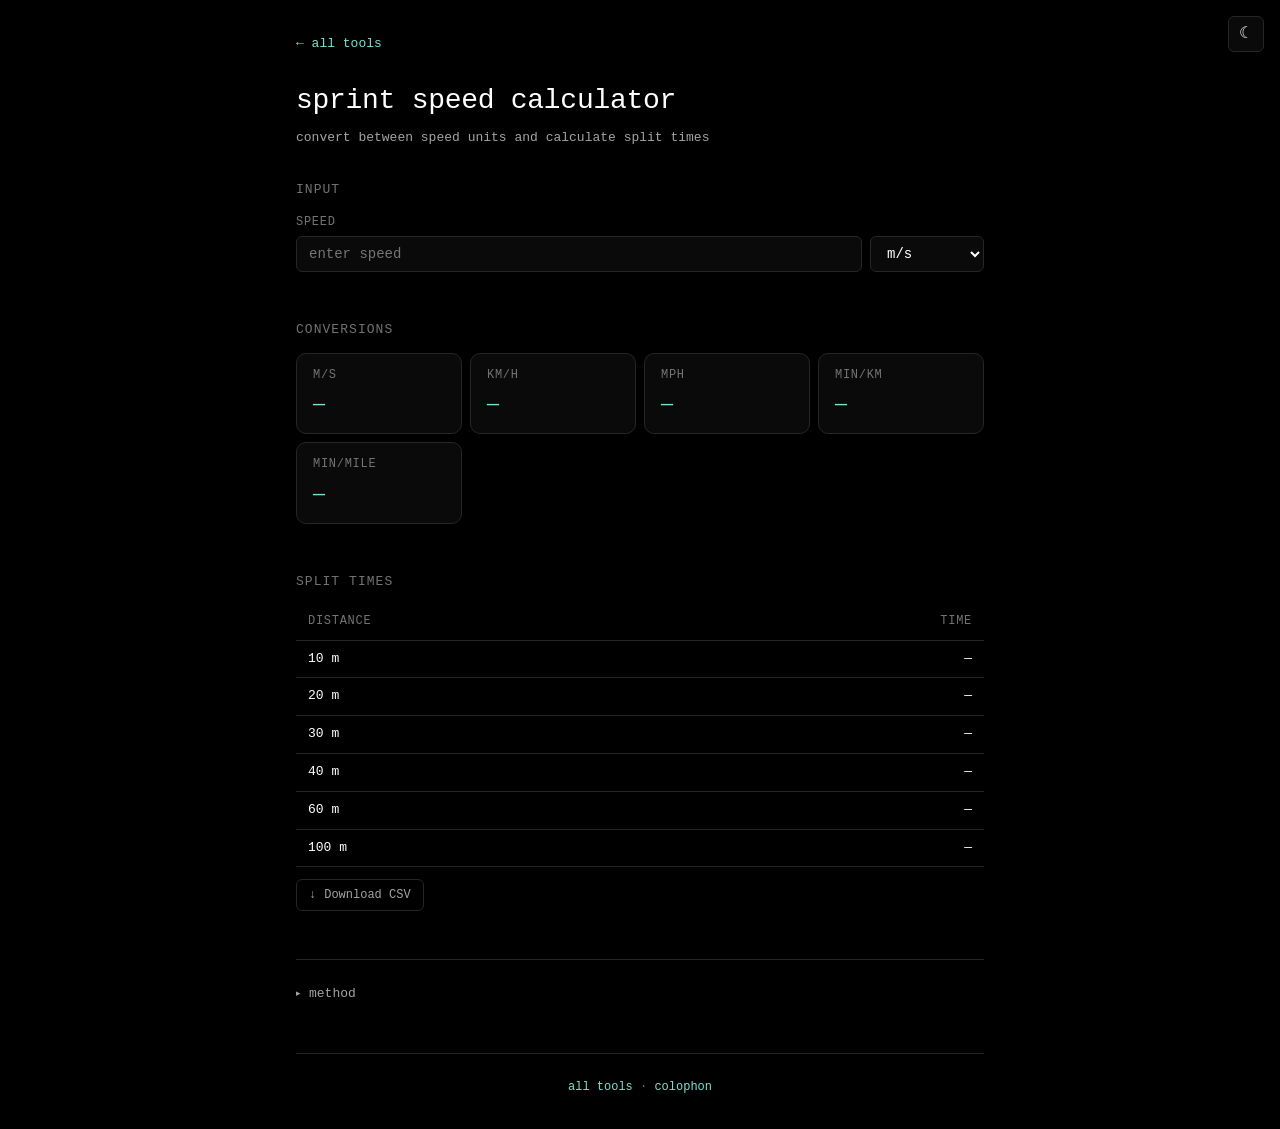
<file: sprint-speed-calculator.html>
<!DOCTYPE html>
<html lang="en">
<head>
    <meta charset="UTF-8">
    <meta name="viewport" content="width=device-width, initial-scale=1.0">
    <title>sprint speed calculator — sport science tools</title>
    <meta name="description" content="Convert between m/s, km/h, mph, min/km, min/mile and calculate sprint split times.">
    <link rel="icon" href="data:image/svg+xml,<svg xmlns='http://www.w3.org/2000/svg' viewBox='0 0 100 100'><text y='.9em' font-size='90'>⚡</text></svg>">
    <link rel="stylesheet" href="assets/tools.css">
    <script src="assets/tools.js"></script>
</head>
<body>
    <div class="theme-toggle">
        <button class="theme-toggle__btn" data-theme-toggle aria-label="toggle theme">
            <span class="theme-toggle__icon" data-theme-icon>☾</span>
        </button>
    </div>

    <main class="tool-shell">
        <header class="tool-header">
            <a href="./" class="tool-header__back">← all tools</a>
            <h1>sprint speed calculator</h1>
            <p class="tool-header__subtitle">convert between speed units and calculate split times</p>
        </header>

        <section class="tool-section">
            <h2 class="tool-section__title">input</h2>
            <div class="input-row">
                <label class="input-row__label" for="speed-input">speed</label>
                <div class="field-group">
                    <input class="field" type="number" id="speed-input" placeholder="enter speed" step="any" min="0" inputmode="decimal">
                    <select class="field" id="unit-select" style="flex:0 0 auto; width:auto;">
                        <option value="ms">m/s</option>
                        <option value="kmh">km/h</option>
                        <option value="mph">mph</option>
                        <option value="minkm">min/km</option>
                        <option value="minmi">min/mile</option>
                    </select>
                </div>
            </div>
        </section>

        <section class="tool-section">
            <h2 class="tool-section__title">conversions</h2>
            <div class="result-grid">
                <div class="result-card">
                    <div class="result-card__label">m/s</div>
                    <div class="result-card__value mono-nums" id="res-ms">—</div>
                </div>
                <div class="result-card">
                    <div class="result-card__label">km/h</div>
                    <div class="result-card__value mono-nums" id="res-kmh">—</div>
                </div>
                <div class="result-card">
                    <div class="result-card__label">mph</div>
                    <div class="result-card__value mono-nums" id="res-mph">—</div>
                </div>
                <div class="result-card">
                    <div class="result-card__label">min/km</div>
                    <div class="result-card__value mono-nums" id="res-minkm">—</div>
                </div>
                <div class="result-card">
                    <div class="result-card__label">min/mile</div>
                    <div class="result-card__value mono-nums" id="res-minmi">—</div>
                </div>
            </div>
        </section>

        <section class="tool-section">
            <h2 class="tool-section__title">split times</h2>
            <table class="data-table">
                <thead>
                    <tr>
                        <th>distance</th>
                        <th class="num">time</th>
                    </tr>
                </thead>
                <tbody id="splits-body">
                    <tr><td>10 m</td><td class="num" id="split-10">—</td></tr>
                    <tr><td>20 m</td><td class="num" id="split-20">—</td></tr>
                    <tr><td>30 m</td><td class="num" id="split-30">—</td></tr>
                    <tr><td>40 m</td><td class="num" id="split-40">—</td></tr>
                    <tr><td>60 m</td><td class="num" id="split-60">—</td></tr>
                    <tr><td>100 m</td><td class="num" id="split-100">—</td></tr>
                </tbody>
            </table>
            <div style="margin-top: var(--s-3);">
                <button class="btn-download" type="button" id="download-csv">Download CSV</button>
            </div>
        </section>

        <details class="method">
            <summary class="method__summary">method</summary>
            <div class="method__body">
                <p>All values are derived from a single internal representation in metres per second.</p>
<pre>m/s      = input (or converted from km/h, mph, or pace)
km/h     = m/s × 3.6
mph      = m/s / 0.44704
min/km   = 1000 / m/s / 60     (as M:SS)
min/mile = 1609.344 / m/s / 60 (as M:SS)
split(d) = d / m/s             (seconds)</pre>
                <p>1 mile = 1609.344 m, 1 mph = 0.44704 m/s.</p>
            </div>
        </details>

        <footer class="tool-footer">
            <a href="./">all tools</a> · <a href="colophon.html">colophon</a>
        </footer>
    </main>

    <script>
      (function () {
        const speedInput  = document.getElementById('speed-input');
        const unitSelect  = document.getElementById('unit-select');
        const downloadBtn = document.getElementById('download-csv');
        const DISTS = [10, 20, 30, 40, 60, 100];

        function toMs(value, unit) {
          switch (unit) {
            case 'ms':    return value;
            case 'kmh':   return value / 3.6;
            case 'mph':   return value * 0.44704;
            case 'minkm': return value > 0 ? 1000 / (value * 60) : 0;
            case 'minmi': return value > 0 ? 1609.344 / (value * 60) : 0;
            default:      return value;
          }
        }

        let lastState = null;

        function compute() {
          const raw = parseFloat(speedInput.value);
          if (!isFinite(raw) || raw <= 0) {
            document.querySelectorAll('.result-card__value, td.num').forEach(function (el) {
              el.textContent = '—';
            });
            lastState = null;
            return;
          }

          const ms    = toMs(raw, unitSelect.value);
          const kmh   = ms * 3.6;
          const mph   = ms / 0.44704;
          const minkm = ms > 0 ? (1000 / ms) / 60 : 0;
          const minmi = ms > 0 ? (1609.344 / ms) / 60 : 0;

          document.getElementById('res-ms').textContent    = Tools.fmt.fixed(ms, 2);
          document.getElementById('res-kmh').textContent   = Tools.fmt.fixed(kmh, 2);
          document.getElementById('res-mph').textContent   = Tools.fmt.fixed(mph, 2);
          document.getElementById('res-minkm').textContent = Tools.fmt.pace(minkm);
          document.getElementById('res-minmi').textContent = Tools.fmt.pace(minmi);

          const splits = {};
          DISTS.forEach(function (d) {
            const t = ms > 0 ? d / ms : 0;
            splits[d] = t;
            document.getElementById('split-' + d).textContent = t > 0 ? Tools.fmt.fixed(t, 2) + 's' : '—';
          });

          lastState = {
            input:    raw,
            unit:     unitSelect.value,
            ms:       ms,
            kmh:      kmh,
            mph:      mph,
            minkm:    minkm,
            minmi:    minmi,
            splits:   splits
          };
        }

        downloadBtn.addEventListener('click', function () {
          if (!lastState) return;
          const rows = [
            { field: 'input',     value: lastState.input, unit: lastState.unit },
            { field: 'm_per_s',   value: Number(Tools.fmt.fixed(lastState.ms, 4)), unit: 'm/s' },
            { field: 'km_per_h',  value: Number(Tools.fmt.fixed(lastState.kmh, 4)), unit: 'km/h' },
            { field: 'mph',       value: Number(Tools.fmt.fixed(lastState.mph, 4)), unit: 'mph' },
            { field: 'min_per_km', value: Tools.fmt.pace(lastState.minkm), unit: 'min/km' },
            { field: 'min_per_mile', value: Tools.fmt.pace(lastState.minmi), unit: 'min/mile' }
          ];
          DISTS.forEach(function (d) {
            rows.push({ field: 'split_' + d + 'm_s', value: Number(Tools.fmt.fixed(lastState.splits[d], 4)), unit: 's' });
          });
          Tools.csv.download('sprint-speed.csv', rows);
        });

        speedInput.addEventListener('input', compute);
        unitSelect.addEventListener('change', compute);
        compute();
      })();
    </script>
</body>
</html>
</file>
<file: assets/tools.css>
/* =============================================================
   Performance Tools — shared stylesheet
   Tokens, reset, base, components. See DESIGN.md for rationale.
   ============================================================= */

/* -- tokens: dark (default) ----------------------------------- */
:root {
  --bg:            #000000;
  --surface:       #0a0a0a;
  --card:          #141414;
  --border:        #262626;
  --border-strong: #333333;

  --text:          #ffffff;
  --text-2:        #a3a3a3;
  --text-3:        #737373;

  --accent:        #7ae2cf;
  --accent-hover:  #5dd4c4;

  --warn:          #d4a574;
  --danger:        #d48a8a;
  --ok:            #9ac4a0;

  --s-1: 4px;
  --s-2: 8px;
  --s-3: 12px;
  --s-4: 16px;
  --s-5: 24px;
  --s-6: 32px;
  --s-7: 48px;
  --s-8: 64px;

  --r-sm: 6px;
  --r-md: 10px;

  --t-12: 12px;
  --t-13: 13px;
  --t-14: 14px;
  --t-16: 16px;
  --t-20: 20px;
  --t-28: 28px;

  --transition: 150ms cubic-bezier(0.4, 0, 0.2, 1);

  --font-mono: 'SF Mono', Monaco, 'Cascadia Code', 'Roboto Mono', Consolas, 'Courier New', monospace;
}

/* -- tokens: light -------------------------------------------- */
html.light {
  --bg:            #ffffff;
  --surface:       #fafafa;
  --card:          #f5f5f5;
  --border:        #e5e5e5;
  --border-strong: #d4d4d4;

  --text:          #000000;
  --text-2:        #525252;
  --text-3:        #737373;

  --accent:        #5dd4c4;
  --accent-hover:  #4bc2b8;

  --warn:          #a8743f;
  --danger:        #a8595b;
  --ok:            #628a69;
}

/* -- reset + base --------------------------------------------- */
*,
*::before,
*::after {
  margin: 0;
  padding: 0;
  box-sizing: border-box;
}

html {
  color-scheme: dark;
}

html.light {
  color-scheme: light;
}

body {
  font-family: var(--font-mono);
  font-size: var(--t-14);
  line-height: 1.6;
  color: var(--text);
  background: var(--bg);
  min-height: 100vh;
  overflow-x: hidden;
  -webkit-font-smoothing: antialiased;
  -moz-osx-font-smoothing: grayscale;
  transition: background-color var(--transition), color var(--transition);
}

a {
  color: var(--accent);
  text-decoration: none;
}

a:hover {
  text-decoration: underline;
}

h1, h2, h3, h4 {
  font-weight: 400;
  letter-spacing: -0.01em;
}

h1 { font-size: var(--t-28); }
h2 { font-size: var(--t-20); }
h3 { font-size: var(--t-16); }

button {
  font-family: inherit;
  font-size: inherit;
  color: inherit;
  background: transparent;
  border: none;
  cursor: pointer;
}

input,
select,
textarea {
  font-family: inherit;
  font-size: inherit;
  color: inherit;
}

details summary {
  cursor: pointer;
  list-style: none;
}

details summary::-webkit-details-marker {
  display: none;
}

/* -- page shell ----------------------------------------------- */
.tool-shell {
  max-width: 720px;
  margin: 0 auto;
  padding: var(--s-6) var(--s-4);
}

.tool-shell--wide {
  max-width: 880px;
}

.tool-header {
  margin-bottom: var(--s-6);
}

.tool-header__back {
  display: inline-block;
  font-size: var(--t-13);
  color: var(--accent);
  margin-bottom: var(--s-5);
}

.tool-header h1 {
  margin-bottom: var(--s-1);
}

.tool-header__subtitle {
  font-size: var(--t-13);
  color: var(--text-2);
}

.tool-section {
  margin-bottom: var(--s-7);
}

.tool-section__title {
  font-size: var(--t-13);
  text-transform: uppercase;
  letter-spacing: 0.08em;
  color: var(--text-3);
  margin-bottom: var(--s-3);
}

/* -- theme toggle --------------------------------------------- */
.theme-toggle {
  position: fixed;
  top: var(--s-4);
  right: var(--s-4);
  z-index: 1000;
}

.theme-toggle__btn {
  display: inline-flex;
  align-items: center;
  justify-content: center;
  width: 36px;
  height: 36px;
  background: var(--surface);
  border: 1px solid var(--border);
  border-radius: var(--r-sm);
  transition: border-color var(--transition), background var(--transition);
}

.theme-toggle__btn:hover {
  border-color: var(--border-strong);
}

.theme-toggle__btn:focus-visible {
  outline: 1px solid var(--accent);
  outline-offset: 2px;
}

.theme-toggle__icon {
  font-size: 1rem;
  line-height: 1;
}

/* -- input row ------------------------------------------------ */
.input-row {
  display: flex;
  flex-direction: column;
  gap: var(--s-1);
  margin-bottom: var(--s-4);
}

.input-row__label {
  font-size: var(--t-12);
  text-transform: uppercase;
  letter-spacing: 0.06em;
  color: var(--text-3);
}

.input-row__helper {
  font-size: var(--t-12);
  color: var(--text-3);
}

.input-row__error {
  font-size: var(--t-12);
  color: var(--danger);
}

.field {
  width: 100%;
  padding: var(--s-2) var(--s-3);
  background: var(--surface);
  color: var(--text);
  border: 1px solid var(--border);
  border-radius: var(--r-sm);
  transition: border-color var(--transition);
}

.field:focus {
  outline: none;
  border-color: var(--accent);
}

.field--error {
  border-color: var(--danger);
}

.field-group {
  display: flex;
  gap: var(--s-2);
}

.field-group .field {
  flex: 1;
}

.input-grid {
  display: grid;
  grid-template-columns: 1fr 1fr;
  gap: var(--s-3);
}

.input-grid__full {
  grid-column: 1 / -1;
}

.input-grid__heading {
  grid-column: 1 / -1;
  font-size: var(--t-12);
  text-transform: uppercase;
  letter-spacing: 0.06em;
  color: var(--text-3);
  margin-top: var(--s-2);
}

/* -- segmented control ---------------------------------------- */
.segmented {
  display: inline-flex;
  border: 1px solid var(--border);
  border-radius: var(--r-sm);
  overflow: hidden;
  margin-bottom: var(--s-4);
}

.segmented__btn {
  padding: var(--s-2) var(--s-4);
  background: var(--surface);
  color: var(--text-2);
  font-size: var(--t-13);
  border-right: 1px solid var(--border);
  transition: background var(--transition), color var(--transition);
}

.segmented__btn:last-child {
  border-right: none;
}

.segmented__btn:hover {
  color: var(--text);
}

.segmented__btn[aria-pressed="true"] {
  background: var(--accent);
  color: #000;
}

/* -- result card ---------------------------------------------- */
.result-grid {
  display: grid;
  grid-template-columns: repeat(auto-fit, minmax(140px, 1fr));
  gap: var(--s-2);
}

.result-card {
  padding: var(--s-3) var(--s-4);
  background: var(--surface);
  border: 1px solid var(--border);
  border-radius: var(--r-md);
}

.result-card__label {
  font-size: var(--t-12);
  text-transform: uppercase;
  letter-spacing: 0.06em;
  color: var(--text-3);
  margin-bottom: var(--s-1);
}

.result-card__value {
  font-size: var(--t-20);
  font-weight: 500;
  color: var(--accent);
}

.result-card__value--large {
  font-size: var(--t-28);
}

.result-row {
  display: flex;
  justify-content: space-between;
  align-items: center;
  padding: var(--s-3) var(--s-4);
  background: var(--surface);
  border: 1px solid var(--border);
  border-radius: var(--r-md);
  margin-bottom: var(--s-2);
}

.result-row__label {
  font-size: var(--t-13);
  color: var(--text-2);
}

.result-row__value {
  font-size: var(--t-16);
  font-weight: 500;
  color: var(--accent);
}

/* -- data table ----------------------------------------------- */
.data-table {
  width: 100%;
  border-collapse: collapse;
  font-size: var(--t-13);
}

.data-table th,
.data-table td {
  padding: var(--s-2) var(--s-3);
  text-align: left;
  border-bottom: 1px solid var(--border);
}

.data-table th {
  font-weight: 400;
  font-size: var(--t-12);
  text-transform: uppercase;
  letter-spacing: 0.06em;
  color: var(--text-3);
}

.data-table td.num,
.data-table th.num {
  text-align: right;
  font-variant-numeric: tabular-nums;
}

.data-table tr.is-active {
  background: color-mix(in srgb, var(--accent) 10%, transparent);
}

/* -- callout -------------------------------------------------- */
.callout {
  padding: var(--s-3) var(--s-4);
  border-left: 2px solid var(--border-strong);
  font-size: var(--t-13);
  color: var(--text-2);
  margin-bottom: var(--s-4);
}

.callout--warn   { border-left-color: var(--warn);   }
.callout--danger { border-left-color: var(--danger); }
.callout--ok     { border-left-color: var(--ok);     }

/* -- chart ---------------------------------------------------- */
.chart {
  width: 100%;
  aspect-ratio: 16 / 9;
  border: 1px solid var(--border);
  border-radius: var(--r-md);
  background: var(--surface);
  overflow: hidden;
}

.chart--square {
  aspect-ratio: 1 / 1;
}

.chart svg {
  width: 100%;
  height: 100%;
  display: block;
}

.chart-axis {
  stroke: var(--border-strong);
  stroke-width: 1;
  fill: none;
}

.chart-grid {
  stroke: var(--border);
  stroke-width: 1;
  stroke-dasharray: 2 3;
  fill: none;
}

.chart-series {
  stroke: var(--accent);
  stroke-width: 1.5;
  fill: none;
}

.chart-series--secondary {
  stroke: var(--text-2);
  stroke-dasharray: 4 3;
}

.chart-series--tertiary {
  stroke: var(--text-3);
  stroke-dasharray: 1 3;
  stroke-width: 1.5;
  fill: none;
}

.chart-band {
  fill: var(--accent);
  fill-opacity: 0.08;
}

.chart-band--warn   { fill: var(--warn);   fill-opacity: 0.10; }
.chart-band--danger { fill: var(--danger); fill-opacity: 0.10; }

.chart-dot {
  fill: var(--accent);
}

.chart-label {
  font-family: var(--font-mono);
  font-size: 10px;
  fill: var(--text-3);
}

/* -- download button ------------------------------------------ */
.btn-download {
  display: inline-flex;
  align-items: center;
  gap: var(--s-2);
  padding: var(--s-2) var(--s-3);
  font-size: var(--t-12);
  color: var(--text-2);
  background: transparent;
  border: 1px solid var(--border);
  border-radius: var(--r-sm);
  transition: color var(--transition), border-color var(--transition);
}

.btn-download:hover {
  color: var(--text);
  border-color: var(--border-strong);
}

.btn-download::before {
  content: "↓";
}

/* -- method section (collapsible) ----------------------------- */
.method {
  margin-top: var(--s-7);
  border-top: 1px solid var(--border);
  padding-top: var(--s-5);
}

.method__summary {
  font-size: var(--t-13);
  color: var(--text-2);
  display: flex;
  align-items: center;
  gap: var(--s-2);
}

.method__summary::before {
  content: "▸";
  font-size: 0.7em;
  transition: transform var(--transition);
}

.method[open] > .method__summary::before {
  transform: rotate(90deg);
}

.method__body {
  margin-top: var(--s-4);
  font-size: var(--t-13);
  color: var(--text-2);
}

.method__body p { margin-bottom: var(--s-3); }

.method__body pre {
  padding: var(--s-3) var(--s-4);
  background: var(--surface);
  border: 1px solid var(--border);
  border-radius: var(--r-sm);
  font-size: var(--t-12);
  overflow-x: auto;
  margin-bottom: var(--s-3);
}

.method__body ul {
  padding-left: var(--s-4);
  margin-bottom: var(--s-3);
}

.method__body li {
  margin-bottom: var(--s-1);
}

/* -- footer --------------------------------------------------- */
.tool-footer {
  margin-top: var(--s-7);
  padding-top: var(--s-5);
  border-top: 1px solid var(--border);
  text-align: center;
  font-size: var(--t-12);
  color: var(--text-3);
}

/* -- landing-page specifics ----------------------------------- */
.landing-header {
  text-align: center;
  margin-bottom: var(--s-7);
}

.landing-header__title {
  font-size: var(--t-28);
  margin-bottom: var(--s-2);
}

.landing-header__tagline {
  font-size: var(--t-13);
  color: var(--text-2);
  max-width: 480px;
  margin: 0 auto;
}

.category {
  margin-bottom: var(--s-7);
}

.category__title {
  font-size: var(--t-13);
  text-transform: uppercase;
  letter-spacing: 0.08em;
  color: var(--text-3);
  margin-bottom: var(--s-4);
}

.tool-list {
  display: flex;
  flex-direction: column;
  gap: var(--s-2);
}

.tool-card {
  display: flex;
  align-items: center;
  padding: var(--s-4);
  background: var(--surface);
  border: 1px solid var(--border);
  border-radius: var(--r-md);
  text-decoration: none;
  color: var(--text);
  transition: border-color var(--transition);
}

.tool-card:hover {
  border-color: var(--border-strong);
  text-decoration: none;
}

.tool-card__icon {
  font-size: 1.1rem;
  width: 1.6rem;
  flex-shrink: 0;
  text-align: center;
  margin-right: var(--s-3);
  opacity: 0.85;
}

.tool-card__content {
  flex: 1;
}

.tool-card__title {
  font-size: var(--t-14);
  font-weight: 500;
  margin-bottom: 2px;
}

.tool-card__subtitle {
  font-size: var(--t-12);
  color: var(--text-2);
}

.tool-card--planned {
  opacity: 0.55;
}

.tool-card--planned .tool-card__icon {
  color: var(--text-3);
}

/* -- utility classes ------------------------------------------ */
.mono-nums { font-variant-numeric: tabular-nums; }
.text-2 { color: var(--text-2); }
.text-3 { color: var(--text-3); }
.accent { color: var(--accent); }
.stack-1 > * + * { margin-top: var(--s-1); }
.stack-2 > * + * { margin-top: var(--s-2); }
.stack-3 > * + * { margin-top: var(--s-3); }
.stack-4 > * + * { margin-top: var(--s-4); }

/* -- responsive ----------------------------------------------- */
@media (max-width: 640px) {
  .tool-shell { padding: var(--s-5) var(--s-3); }
  .tool-header { margin-bottom: var(--s-5); }
  .input-grid { grid-template-columns: 1fr; }
  .result-grid { grid-template-columns: 1fr 1fr; }
  h1 { font-size: var(--t-20); }
  .theme-toggle { top: var(--s-3); right: var(--s-3); }
  .segmented__btn { padding: var(--s-2) var(--s-3); }
}

@media (max-width: 420px) {
  .result-grid { grid-template-columns: 1fr; }
  body { font-size: var(--t-13); }
}
</file>
